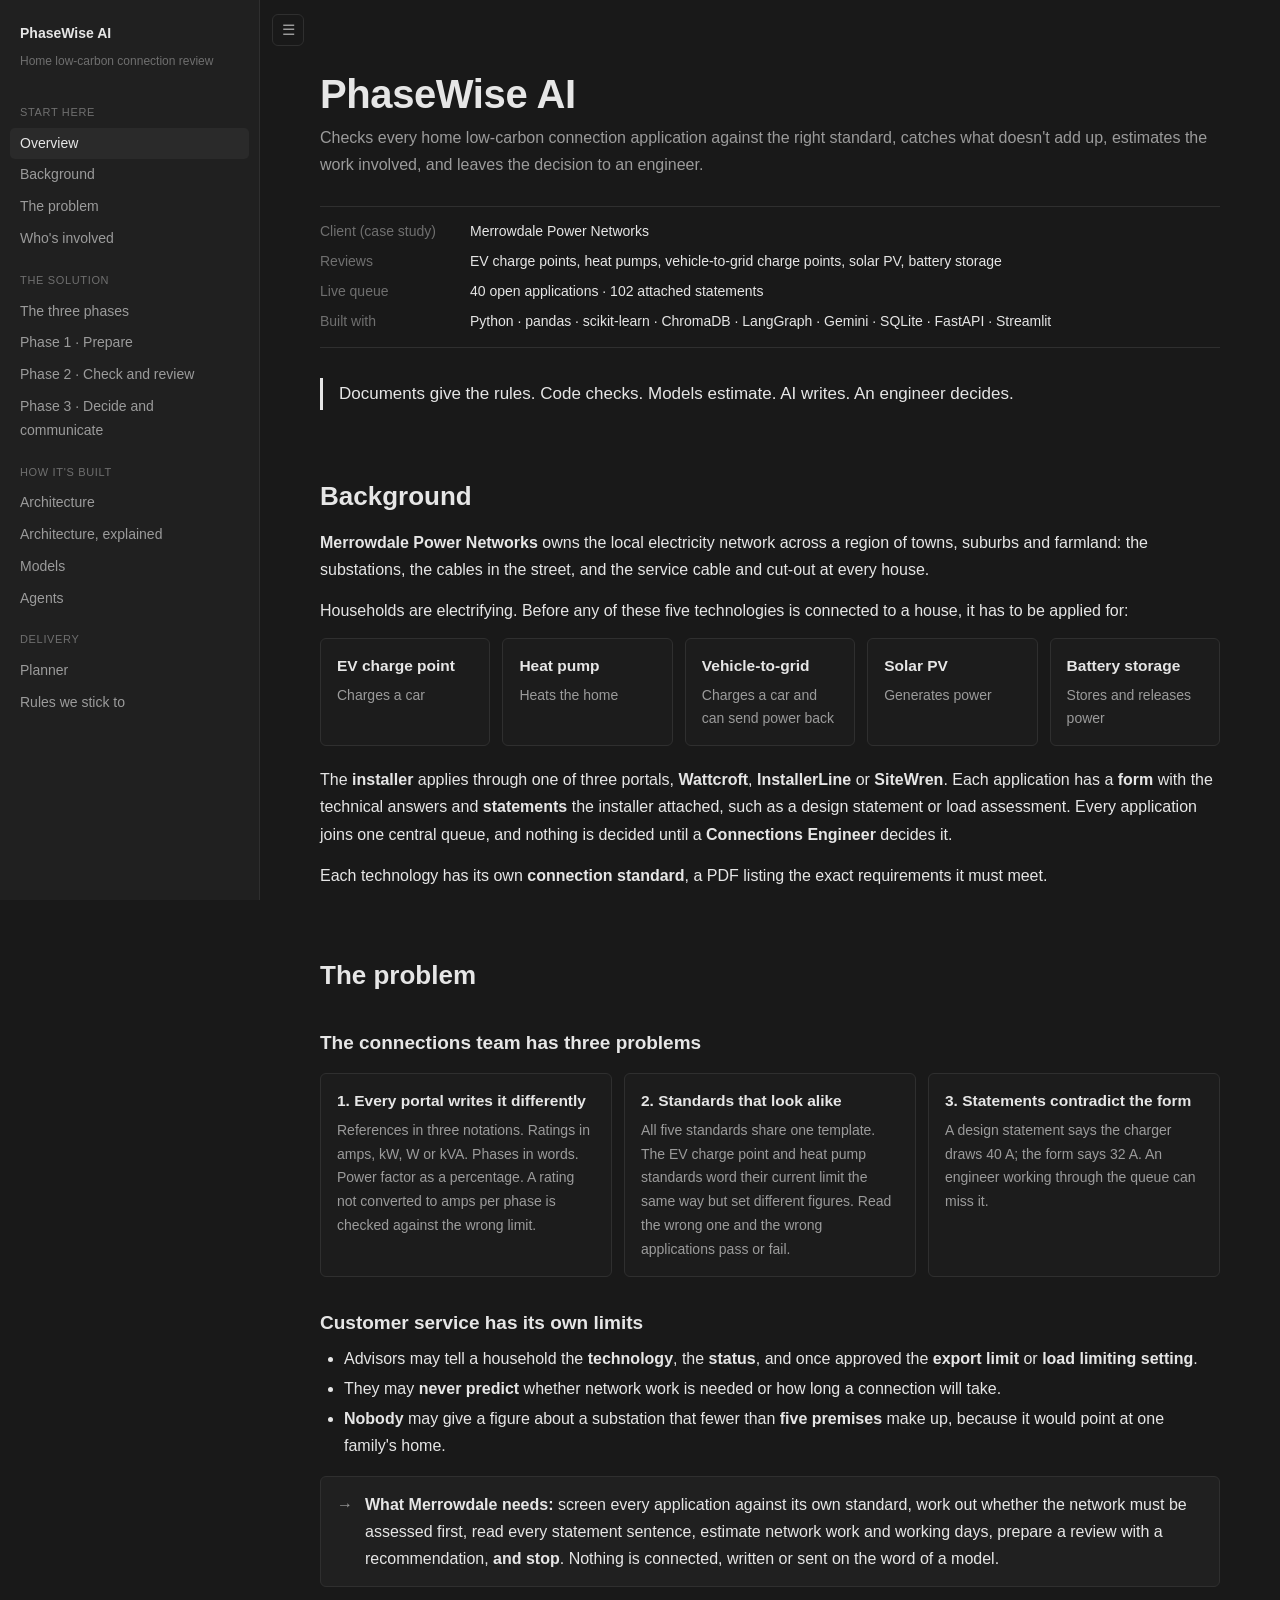
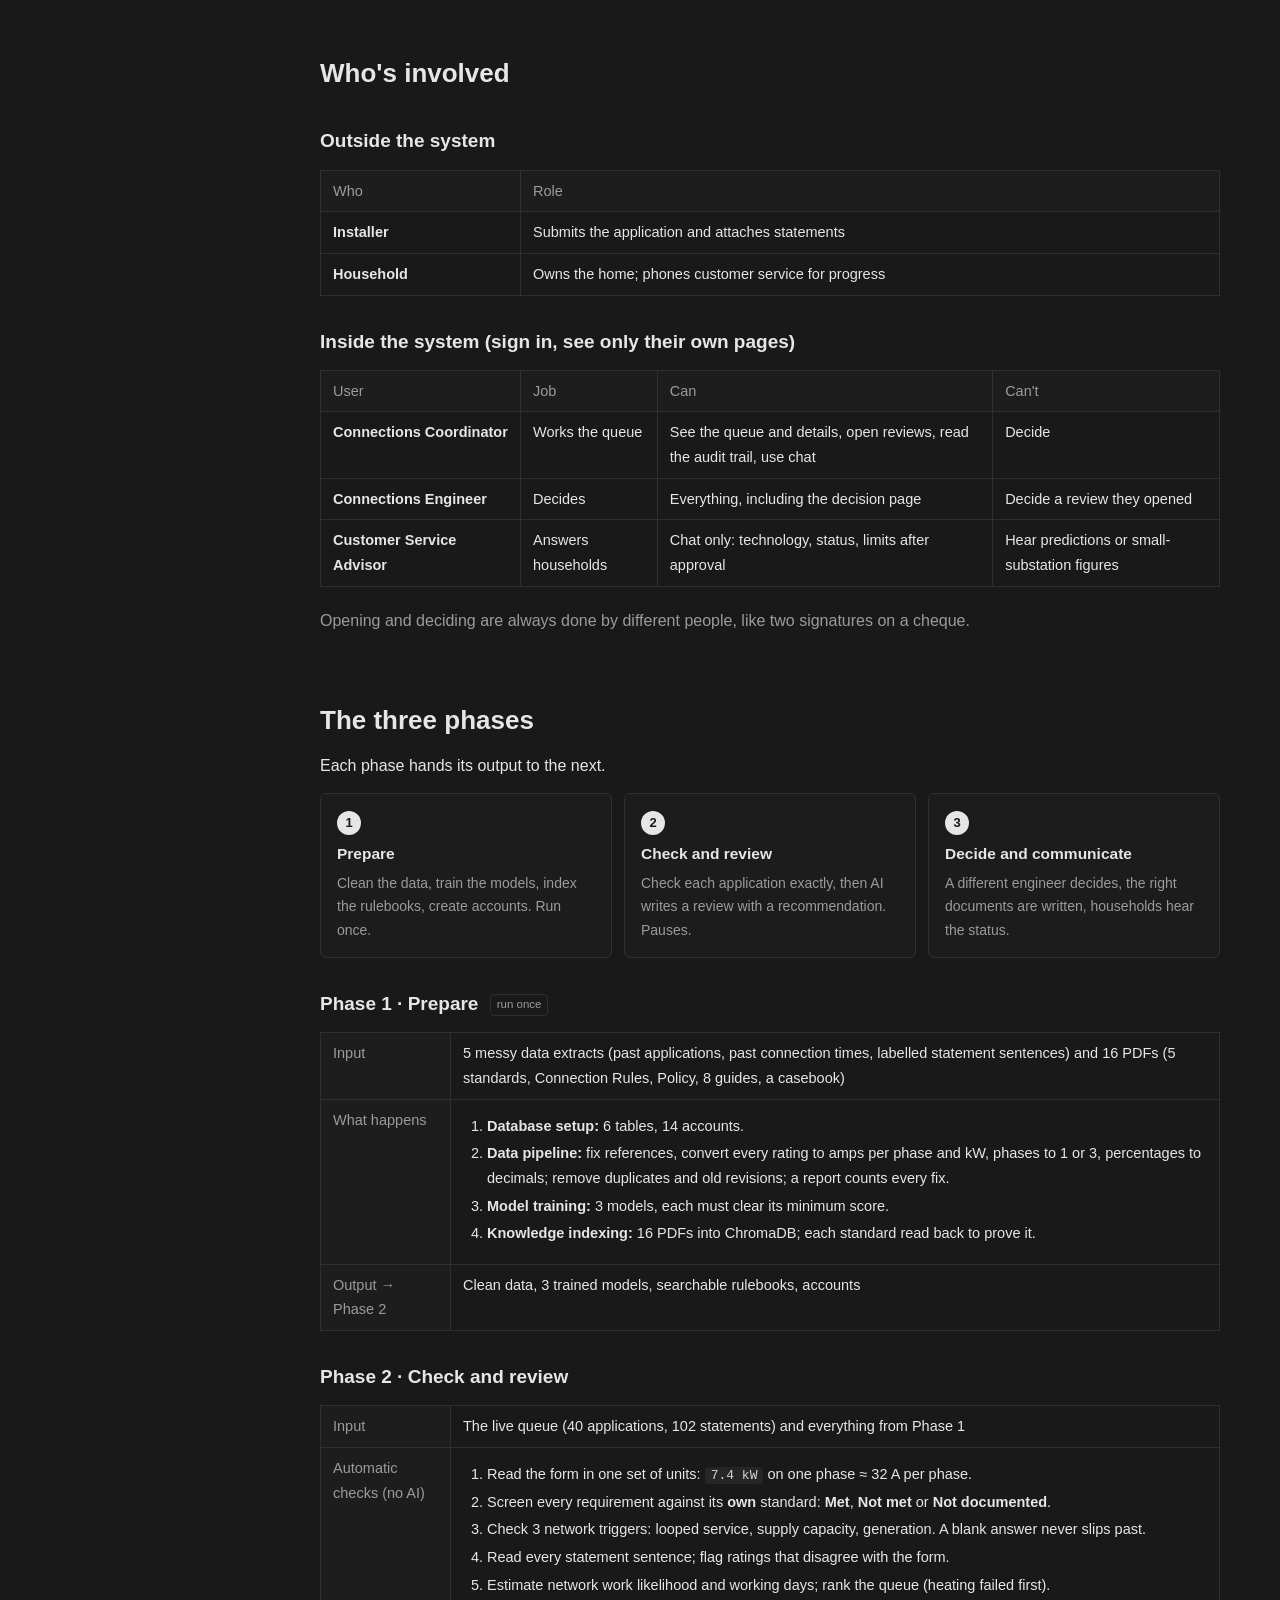
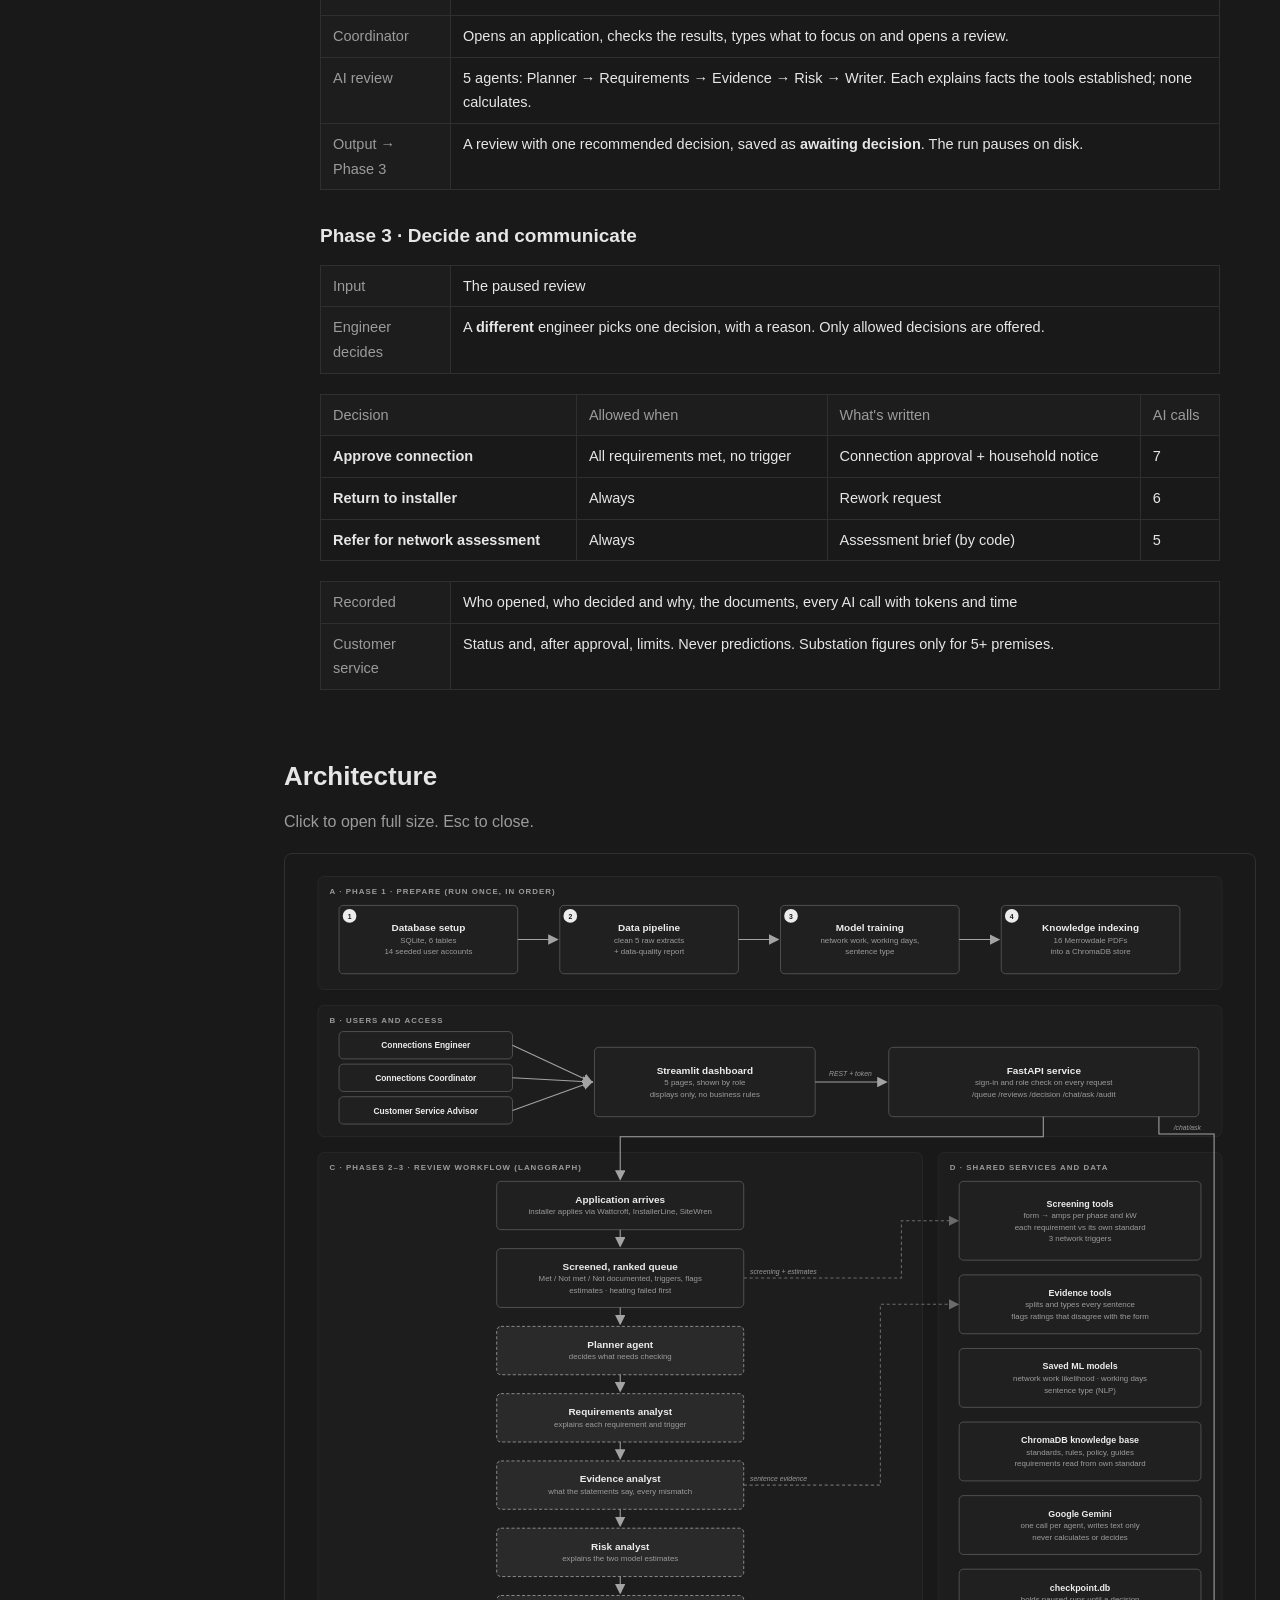
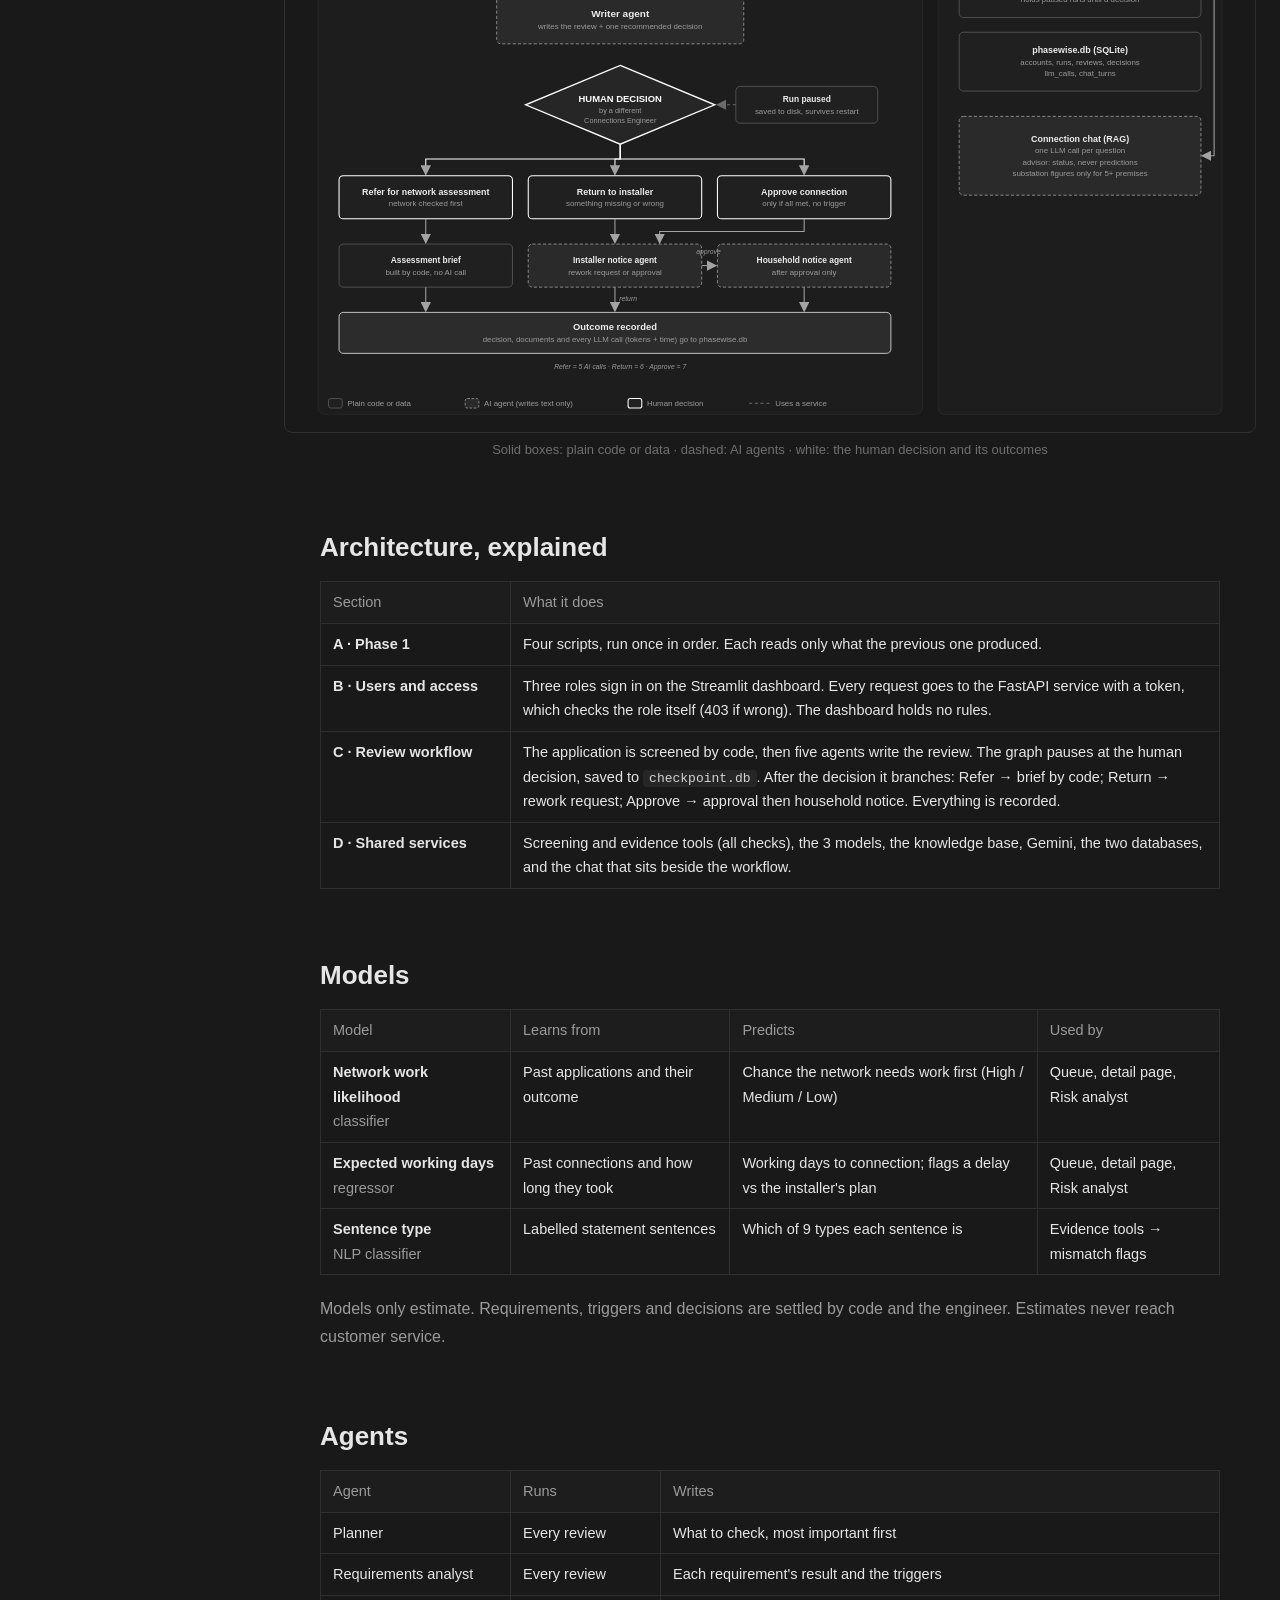
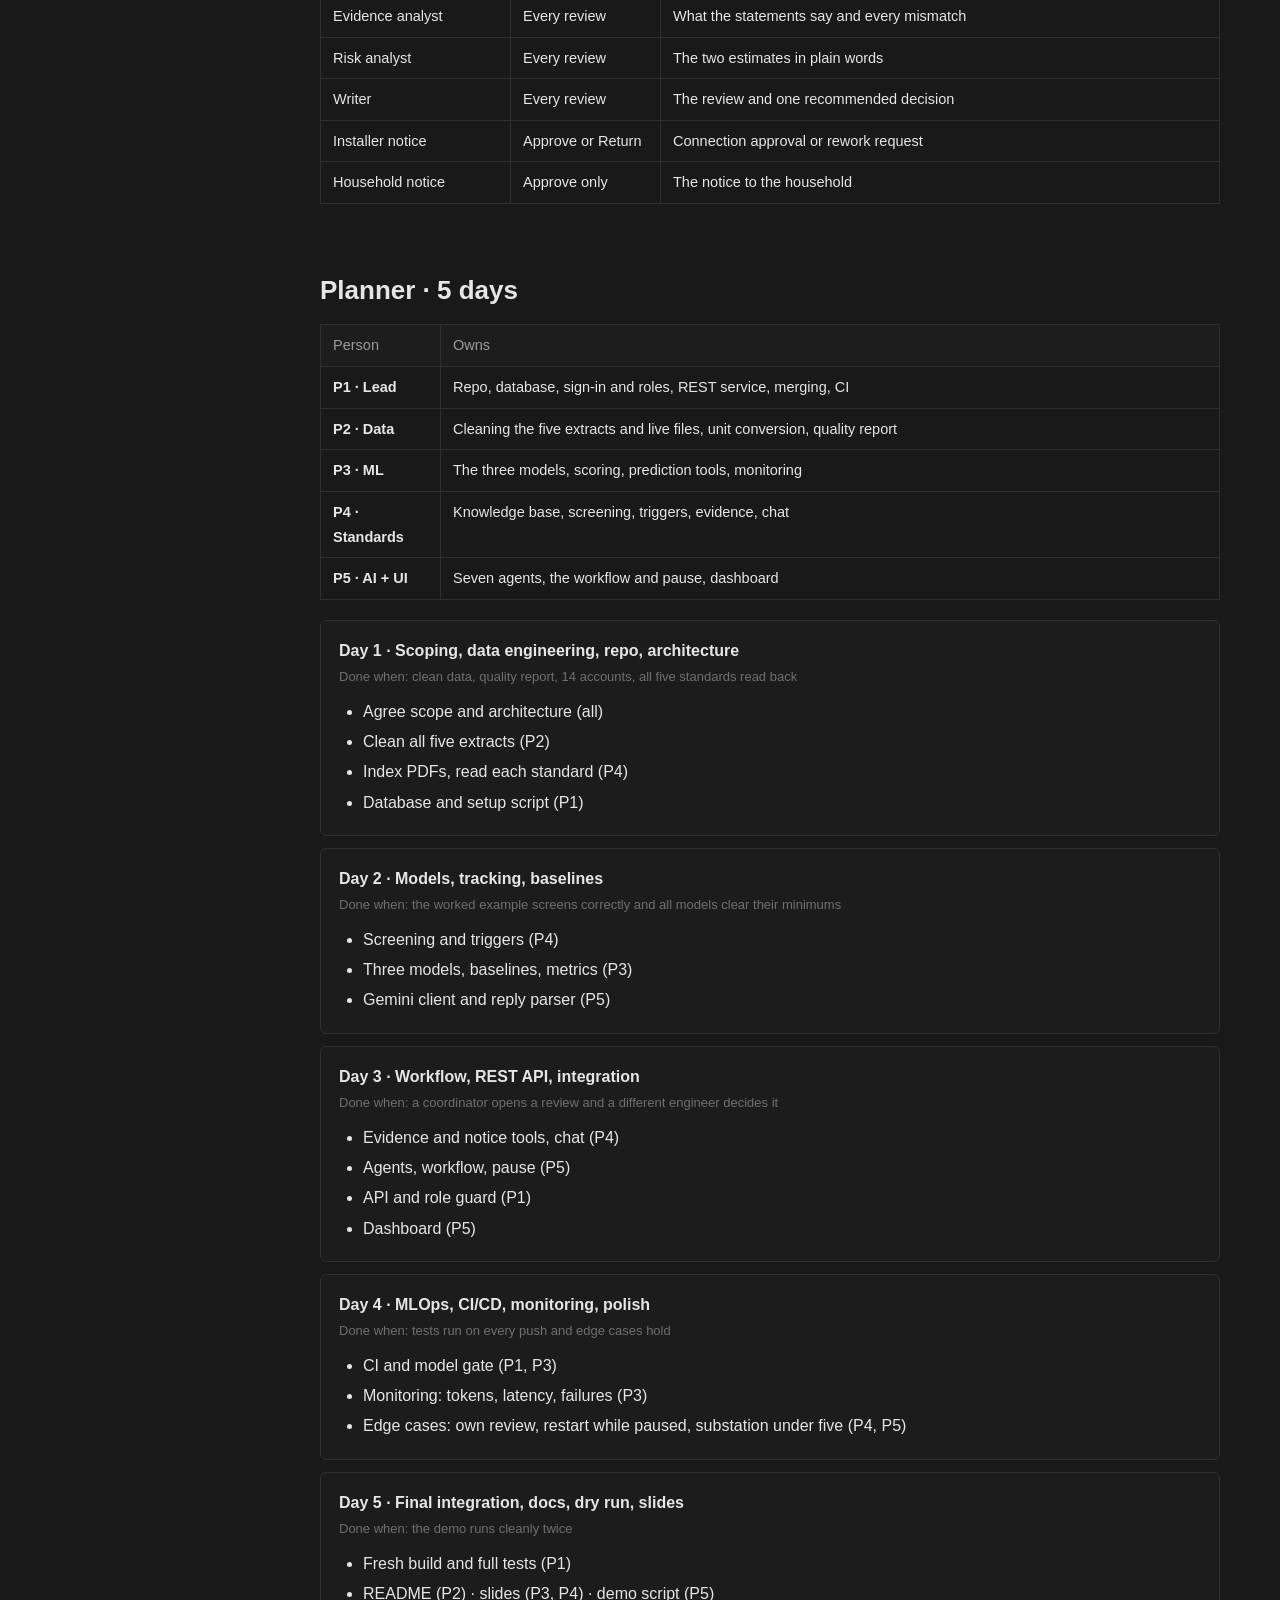
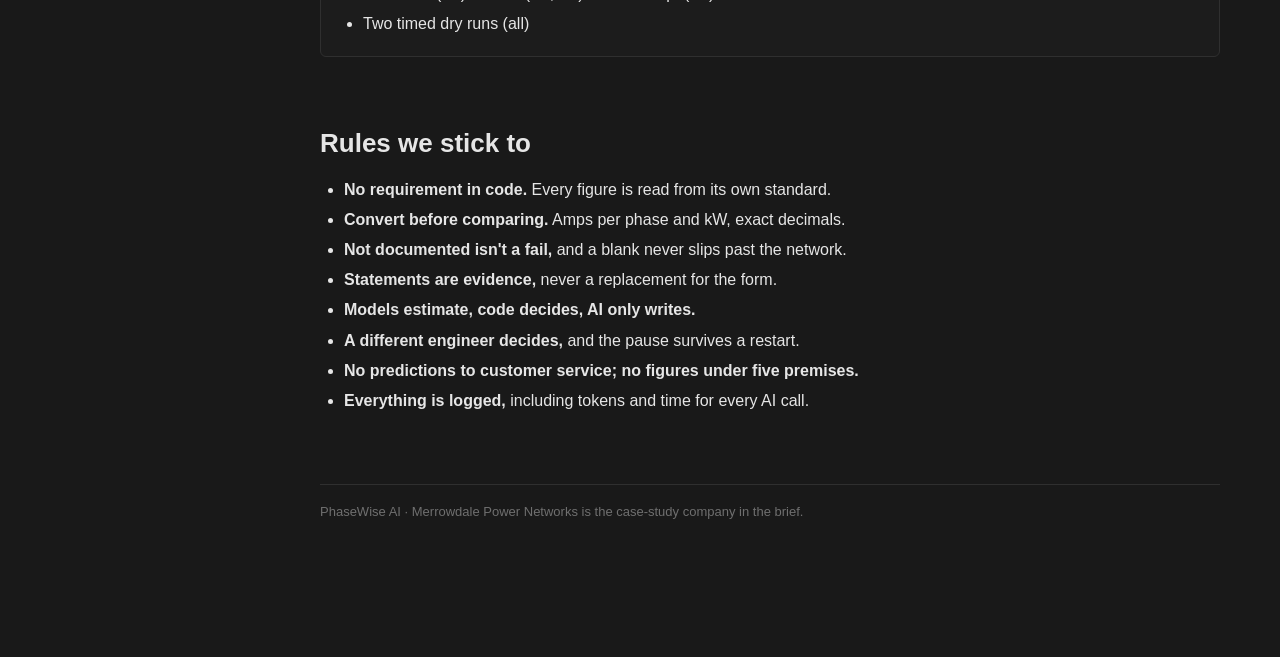
<file: index.html>
<!DOCTYPE html>
<html lang="en">
<head>
<meta charset="utf-8">
<meta name="viewport" content="width=device-width, initial-scale=1">
<title>PhaseWise AI · Overview</title>
<style>
:root{--bg:#191919;--side:#202020;--hover:#2a2a2a;--line:#2f2f2f;--text:#e6e6e6;--muted:#9b9b9b;--faint:#6f6f6f;--code:#262626;--sideW:260px}
*{box-sizing:border-box}html{scroll-behavior:smooth}
body{margin:0;background:var(--bg);color:var(--text);font:16px/1.7 -apple-system,BlinkMacSystemFont,"Segoe UI",Helvetica,Arial,sans-serif;-webkit-font-smoothing:antialiased}
a{color:inherit}
#side{position:fixed;top:0;left:0;bottom:0;width:var(--sideW);background:var(--side);border-right:1px solid var(--line);padding:18px 10px 30px;overflow-y:auto;transition:transform .2s ease;z-index:20}
body.hide #side{transform:translateX(-100%)}
.brand{padding:4px 10px 14px}.brand b{font-size:14px;font-weight:600;display:block}.brand span{font-size:12px;color:var(--faint)}
#side .grp{font-size:11px;letter-spacing:.06em;text-transform:uppercase;color:var(--faint);padding:16px 10px 6px}
#side a{display:block;padding:4px 10px;border-radius:5px;font-size:14px;color:var(--muted);text-decoration:none}
#side a:hover,#side a.on{background:var(--hover);color:var(--text)}
#toggle{position:fixed;top:14px;left:calc(var(--sideW) + 12px);z-index:30;background:transparent;border:1px solid var(--line);color:var(--muted);border-radius:6px;width:32px;height:32px;cursor:pointer;font-size:15px;transition:left .2s ease}
#toggle:hover{background:var(--hover);color:var(--text)}body.hide #toggle{left:12px}
main{margin-left:var(--sideW);transition:margin .2s ease;padding:70px 24px 120px}body.hide main{margin-left:0}
.page{max-width:900px;margin:0 auto}.wide{max-width:1100px;margin:0 auto}
h1{font-size:40px;line-height:1.2;margin:0 0 6px;font-weight:700;letter-spacing:-.01em}
.sub{color:var(--muted);margin:0 0 28px}
.props{border-top:1px solid var(--line);border-bottom:1px solid var(--line);padding:10px 0;margin-bottom:30px;font-size:14px}
.props div{display:flex;padding:3px 0}.props dt{width:150px;color:var(--faint);flex:none}.props dd{margin:0}
h2{font-size:26px;margin:64px 0 10px;font-weight:650;scroll-margin-top:30px}
h3{font-size:19px;margin:30px 0 6px;font-weight:600;scroll-margin-top:30px}
p{margin:8px 0 14px}.muted{color:var(--muted)}
ul,ol{padding-left:24px;margin:6px 0 10px}li{margin:3px 0}
code{background:var(--code);border-radius:4px;padding:1px 6px;font:13px/1.5 ui-monospace,SFMono-Regular,Menlo,Consolas,monospace;color:#d4d4d4}
.callout{display:flex;gap:12px;background:#202020;border:1px solid var(--line);border-radius:6px;padding:14px 16px;margin:16px 0}.callout .i{color:var(--muted);flex:none}
.quote{border-left:3px solid var(--text);padding:2px 0 2px 16px;margin:18px 0;font-size:17px}
table{border-collapse:collapse;width:100%;margin:12px 0 20px;font-size:14.5px}
th,td{border:1px solid var(--line);padding:8px 12px;text-align:left;vertical-align:top}
th{color:var(--muted);font-weight:500;background:#1d1d1d}
.cols{display:grid;grid-template-columns:repeat(3,1fr);gap:12px;margin:14px 0 20px}
.cols.five{grid-template-columns:repeat(5,1fr)}
.card{border:1px solid var(--line);border-radius:6px;padding:14px 16px;background:#1c1c1c}
.card h4{margin:0 0 4px;font-size:15.5px;font-weight:600}.card p{margin:0;font-size:14px;color:var(--muted)}
.num{display:inline-flex;width:24px;height:24px;border-radius:50%;background:#e6e6e6;color:#191919;font-size:13px;font-weight:700;align-items:center;justify-content:center;margin-bottom:6px}
.tag{display:inline-block;font-size:11.5px;color:var(--muted);border:1px solid var(--line);border-radius:4px;padding:0 6px;margin-left:6px;vertical-align:2px;font-weight:400}
.figure{border:1px solid var(--line);border-radius:8px;padding:12px;margin:18px 0 6px;cursor:zoom-in;background:#191919}
.figure svg{display:block;width:100%;height:auto}
.cap{font-size:13px;color:var(--faint);text-align:center;margin-bottom:24px}
#zoom{position:fixed;inset:0;background:rgba(10,10,10,.96);z-index:50;display:none;overflow:auto;cursor:zoom-out;padding:30px}
#zoom.open{display:block}#zoom svg{width:1700px;max-width:none;display:block;margin:0 auto}
.day{border:1px solid var(--line);border-radius:6px;padding:16px 18px;margin:12px 0;background:#1c1c1c}
.day h4{margin:0;font-size:16px;font-weight:600}.day .plan{font-size:13px;color:var(--faint);margin:2px 0 10px}.day ul{margin:0}
.foot{color:var(--faint);font-size:13px;margin-top:70px;border-top:1px solid var(--line);padding-top:16px}
@media (max-width:900px){main{margin-left:0}#side{transform:translateX(-100%)}body.show #side{transform:none}#toggle{left:12px}body.show #toggle{left:calc(var(--sideW) + 12px)}.cols{grid-template-columns:1fr}.cols.five{grid-template-columns:1fr 1fr}h1{font-size:32px}}
</style>
</head>
<body>
<nav id="side">
  <div class="brand"><b>PhaseWise AI</b><span>Home low-carbon connection review</span></div>
  <div class="grp">Start here</div>
  <a href="#overview">Overview</a>
  <a href="#background">Background</a>
  <a href="#problem">The problem</a>
  <a href="#people">Who's involved</a>
  <div class="grp">The solution</div>
  <a href="#phases">The three phases</a>
  <a href="#p1">Phase 1 · Prepare</a>
  <a href="#p2">Phase 2 · Check and review</a>
  <a href="#p3">Phase 3 · Decide and communicate</a>
  <div class="grp">How it's built</div>
  <a href="#arch">Architecture</a>
  <a href="#arch-explained">Architecture, explained</a>
  <a href="#models">Models</a>
  <a href="#agents">Agents</a>
  <div class="grp">Delivery</div>
  <a href="plan.html">Planner</a>
  <a href="#rules">Rules we stick to</a>
</nav>
<button id="toggle" title="Show / hide menu (press \)">☰</button>

<main>
<div class="page">

<h1 id="overview">PhaseWise AI</h1>
<p class="sub">Checks every home low-carbon connection application against the right standard, catches what doesn't add up, estimates the work involved, and leaves the decision to an engineer.</p>

<dl class="props">
  <div><dt>Client (case study)</dt><dd>Merrowdale Power Networks</dd></div>
  <div><dt>Reviews</dt><dd>EV charge points, heat pumps, vehicle-to-grid charge points, solar PV, battery storage</dd></div>
  <div><dt>Live queue</dt><dd>40 open applications · 102 attached statements</dd></div>
  <div><dt>Built with</dt><dd>Python · pandas · scikit-learn · ChromaDB · LangGraph · Gemini · SQLite · FastAPI · Streamlit</dd></div>
</dl>

<div class="quote">Documents give the rules. Code checks. Models estimate. AI writes. An engineer decides.</div>

<!-- BACKGROUND -->
<h2 id="background">Background</h2>
<p><b>Merrowdale Power Networks</b> owns the local electricity network across a region of towns, suburbs and farmland: the substations, the cables in the street, and the service cable and cut-out at every house.</p>
<p>Households are electrifying. Before any of these five technologies is connected to a house, it has to be applied for:</p>
<div class="cols five">
  <div class="card"><h4>EV charge point</h4><p>Charges a car</p></div>
  <div class="card"><h4>Heat pump</h4><p>Heats the home</p></div>
  <div class="card"><h4>Vehicle-to-grid</h4><p>Charges a car and can send power back</p></div>
  <div class="card"><h4>Solar PV</h4><p>Generates power</p></div>
  <div class="card"><h4>Battery storage</h4><p>Stores and releases power</p></div>
</div>
<p>The <b>installer</b> applies through one of three portals, <b>Wattcroft</b>, <b>InstallerLine</b> or <b>SiteWren</b>. Each application has a <b>form</b> with the technical answers and <b>statements</b> the installer attached, such as a design statement or load assessment. Every application joins one central queue, and nothing is decided until a <b>Connections Engineer</b> decides it.</p>
<p>Each technology has its own <b>connection standard</b>, a PDF listing the exact requirements it must meet.</p>

<!-- PROBLEM -->
<h2 id="problem">The problem</h2>
<h3>The connections team has three problems</h3>
<div class="cols">
  <div class="card"><h4>1. Every portal writes it differently</h4><p>References in three notations. Ratings in amps, kW, W or kVA. Phases in words. Power factor as a percentage. A rating not converted to amps per phase is checked against the wrong limit.</p></div>
  <div class="card"><h4>2. Standards that look alike</h4><p>All five standards share one template. The EV charge point and heat pump standards word their current limit the same way but set different figures. Read the wrong one and the wrong applications pass or fail.</p></div>
  <div class="card"><h4>3. Statements contradict the form</h4><p>A design statement says the charger draws 40 A; the form says 32 A. An engineer working through the queue can miss it.</p></div>
</div>
<h3>Customer service has its own limits</h3>
<ul>
  <li>Advisors may tell a household the <b>technology</b>, the <b>status</b>, and once approved the <b>export limit</b> or <b>load limiting setting</b>.</li>
  <li>They may <b>never predict</b> whether network work is needed or how long a connection will take.</li>
  <li><b>Nobody</b> may give a figure about a substation that fewer than <b>five premises</b> make up, because it would point at one family's home.</li>
</ul>
<div class="callout"><span class="i">→</span><div><b>What Merrowdale needs:</b> screen every application against its own standard, work out whether the network must be assessed first, read every statement sentence, estimate network work and working days, prepare a review with a recommendation, <b>and stop</b>. Nothing is connected, written or sent on the word of a model.</div></div>

<!-- PEOPLE -->
<h2 id="people">Who's involved</h2>
<h3>Outside the system</h3>
<table>
<tr><th style="width:200px">Who</th><th>Role</th></tr>
<tr><td><b>Installer</b></td><td>Submits the application and attaches statements</td></tr>
<tr><td><b>Household</b></td><td>Owns the home; phones customer service for progress</td></tr>
</table>
<h3>Inside the system (sign in, see only their own pages)</h3>
<table>
<tr><th style="width:200px">User</th><th>Job</th><th>Can</th><th>Can't</th></tr>
<tr><td><b>Connections Coordinator</b></td><td>Works the queue</td><td>See the queue and details, open reviews, read the audit trail, use chat</td><td>Decide</td></tr>
<tr><td><b>Connections Engineer</b></td><td>Decides</td><td>Everything, including the decision page</td><td>Decide a review they opened</td></tr>
<tr><td><b>Customer Service Advisor</b></td><td>Answers households</td><td>Chat only: technology, status, limits after approval</td><td>Hear predictions or small-substation figures</td></tr>
</table>
<p class="muted">Opening and deciding are always done by different people, like two signatures on a cheque.</p>

<!-- PHASES -->
<h2 id="phases">The three phases</h2>
<p>Each phase hands its output to the next.</p>
<div class="cols">
  <div class="card"><span class="num">1</span><h4>Prepare</h4><p>Clean the data, train the models, index the rulebooks, create accounts. Run once.</p></div>
  <div class="card"><span class="num">2</span><h4>Check and review</h4><p>Check each application exactly, then AI writes a review with a recommendation. Pauses.</p></div>
  <div class="card"><span class="num">3</span><h4>Decide and communicate</h4><p>A different engineer decides, the right documents are written, households hear the status.</p></div>
</div>

<h3 id="p1">Phase 1 · Prepare <span class="tag">run once</span></h3>
<table>
<tr><th style="width:130px">Input</th><td>5 messy data extracts (past applications, past connection times, labelled statement sentences) and 16 PDFs (5 standards, Connection Rules, Policy, 8 guides, a casebook)</td></tr>
<tr><th>What happens</th><td>
<ol>
<li><b>Database setup:</b> 6 tables, 14 accounts.</li>
<li><b>Data pipeline:</b> fix references, convert every rating to amps per phase and kW, phases to 1 or 3, percentages to decimals; remove duplicates and old revisions; a report counts every fix.</li>
<li><b>Model training:</b> 3 models, each must clear its minimum score.</li>
<li><b>Knowledge indexing:</b> 16 PDFs into ChromaDB; each standard read back to prove it.</li>
</ol></td></tr>
<tr><th>Output → Phase 2</th><td>Clean data, 3 trained models, searchable rulebooks, accounts</td></tr>
</table>

<h3 id="p2">Phase 2 · Check and review</h3>
<table>
<tr><th style="width:130px">Input</th><td>The live queue (40 applications, 102 statements) and everything from Phase 1</td></tr>
<tr><th>Automatic checks (no AI)</th><td>
<ol>
<li>Read the form in one set of units: <code>7.4 kW</code> on one phase ≈ 32 A per phase.</li>
<li>Screen every requirement against its <b>own</b> standard: <b>Met</b>, <b>Not met</b> or <b>Not documented</b>.</li>
<li>Check 3 network triggers: looped service, supply capacity, generation. A blank answer never slips past.</li>
<li>Read every statement sentence; flag ratings that disagree with the form.</li>
<li>Estimate network work likelihood and working days; rank the queue (heating failed first).</li>
</ol></td></tr>
<tr><th>Coordinator</th><td>Opens an application, checks the results, types what to focus on and opens a review.</td></tr>
<tr><th>AI review</th><td>5 agents: Planner → Requirements → Evidence → Risk → Writer. Each explains facts the tools established; none calculates.</td></tr>
<tr><th>Output → Phase 3</th><td>A review with one recommended decision, saved as <b>awaiting decision</b>. The run pauses on disk.</td></tr>
</table>

<h3 id="p3">Phase 3 · Decide and communicate</h3>
<table>
<tr><th style="width:130px">Input</th><td>The paused review</td></tr>
<tr><th>Engineer decides</th><td>A <b>different</b> engineer picks one decision, with a reason. Only allowed decisions are offered.</td></tr>
</table>
<table>
<tr><th>Decision</th><th>Allowed when</th><th>What's written</th><th>AI calls</th></tr>
<tr><td><b>Approve connection</b></td><td>All requirements met, no trigger</td><td>Connection approval + household notice</td><td>7</td></tr>
<tr><td><b>Return to installer</b></td><td>Always</td><td>Rework request</td><td>6</td></tr>
<tr><td><b>Refer for network assessment</b></td><td>Always</td><td>Assessment brief (by code)</td><td>5</td></tr>
</table>
<table>
<tr><th style="width:130px">Recorded</th><td>Who opened, who decided and why, the documents, every AI call with tokens and time</td></tr>
<tr><th>Customer service</th><td>Status and, after approval, limits. Never predictions. Substation figures only for 5+ premises.</td></tr>
</table>
</div>

<!-- ARCH -->
<div class="wide">
<h2 id="arch">Architecture</h2>
<p class="muted">Click to open full size. Esc to close.</p>
<div class="figure" id="fig"><svg xmlns="http://www.w3.org/2000/svg" viewBox="0 0 1800 2195" font-family="Inter, -apple-system, Segoe UI, Helvetica, Arial, sans-serif" role="img" aria-label="PhaseWise AI architecture"><defs><marker id="a" markerWidth="10" markerHeight="10" refX="8" refY="5" orient="auto"><path d="M0,0 L10,5 L0,10 z" fill="#a3a3a3"/></marker><marker id="d" markerWidth="10" markerHeight="10" refX="8" refY="5" orient="auto"><path d="M0,0 L10,5 L0,10 z" fill="#6b6b6b"/></marker></defs><rect x="40" y="20" width="1720" height="215" rx="12" fill="#1d1d1d" stroke="#2f2f2f" stroke-width="1.2"/><text x="62" y="54" font-size="15" font-weight="600" fill="#9b9b9b" letter-spacing="2">A  ·  PHASE 1 · PREPARE  (RUN ONCE, IN ORDER)</text><rect x="80" y="75" width="340" height="130" rx="8" fill="#202020" stroke="#5c5c5c" stroke-width="1.5"/><text x="250.0" y="124.0" text-anchor="middle" font-size="19" font-weight="600" fill="#ececec">Database setup</text><text x="250.0" y="146.0" text-anchor="middle" font-size="15" fill="#9b9b9b">SQLite, 6 tables</text><text x="250.0" y="168.0" text-anchor="middle" font-size="15" fill="#9b9b9b">14 seeded user accounts</text><circle cx="100" cy="95" r="13" fill="#ececec"/><text x="100" y="100" text-anchor="middle" font-size="13" font-weight="700" fill="#191919">1</text><path d="M 420 140 L 494 140" fill="none" stroke="#a3a3a3" stroke-width="2" marker-end="url(#a)"/><rect x="500" y="75" width="340" height="130" rx="8" fill="#202020" stroke="#5c5c5c" stroke-width="1.5"/><text x="670.0" y="124.0" text-anchor="middle" font-size="19" font-weight="600" fill="#ececec">Data pipeline</text><text x="670.0" y="146.0" text-anchor="middle" font-size="15" fill="#9b9b9b">clean 5 raw extracts</text><text x="670.0" y="168.0" text-anchor="middle" font-size="15" fill="#9b9b9b">+ data-quality report</text><circle cx="520" cy="95" r="13" fill="#ececec"/><text x="520" y="100" text-anchor="middle" font-size="13" font-weight="700" fill="#191919">2</text><path d="M 840 140 L 914 140" fill="none" stroke="#a3a3a3" stroke-width="2" marker-end="url(#a)"/><rect x="920" y="75" width="340" height="130" rx="8" fill="#202020" stroke="#5c5c5c" stroke-width="1.5"/><text x="1090.0" y="124.0" text-anchor="middle" font-size="19" font-weight="600" fill="#ececec">Model training</text><text x="1090.0" y="146.0" text-anchor="middle" font-size="15" fill="#9b9b9b">network work, working days,</text><text x="1090.0" y="168.0" text-anchor="middle" font-size="15" fill="#9b9b9b">sentence type</text><circle cx="940" cy="95" r="13" fill="#ececec"/><text x="940" y="100" text-anchor="middle" font-size="13" font-weight="700" fill="#191919">3</text><path d="M 1260 140 L 1334 140" fill="none" stroke="#a3a3a3" stroke-width="2" marker-end="url(#a)"/><rect x="1340" y="75" width="340" height="130" rx="8" fill="#202020" stroke="#5c5c5c" stroke-width="1.5"/><text x="1510.0" y="124.0" text-anchor="middle" font-size="19" font-weight="600" fill="#ececec">Knowledge indexing</text><text x="1510.0" y="146.0" text-anchor="middle" font-size="15" fill="#9b9b9b">16 Merrowdale PDFs</text><text x="1510.0" y="168.0" text-anchor="middle" font-size="15" fill="#9b9b9b">into a ChromaDB store</text><circle cx="1360" cy="95" r="13" fill="#ececec"/><text x="1360" y="100" text-anchor="middle" font-size="13" font-weight="700" fill="#191919">4</text><rect x="40" y="265" width="1720" height="250" rx="12" fill="#1d1d1d" stroke="#2f2f2f" stroke-width="1.2"/><text x="62" y="299" font-size="15" font-weight="600" fill="#9b9b9b" letter-spacing="2">B  ·  USERS AND ACCESS</text><rect x="80" y="315" width="330" height="52" rx="8" fill="#202020" stroke="#5c5c5c" stroke-width="1.5"/><text x="245.0" y="347.0" text-anchor="middle" font-size="16" font-weight="600" fill="#ececec">Connections Engineer</text><path d="M 410 341 L 560 411" fill="none" stroke="#a3a3a3" stroke-width="2" marker-end="url(#a)"/><rect x="80" y="377" width="330" height="52" rx="8" fill="#202020" stroke="#5c5c5c" stroke-width="1.5"/><text x="245.0" y="409.0" text-anchor="middle" font-size="16" font-weight="600" fill="#ececec">Connections Coordinator</text><path d="M 410 403 L 560 411" fill="none" stroke="#a3a3a3" stroke-width="2" marker-end="url(#a)"/><rect x="80" y="439" width="330" height="52" rx="8" fill="#202020" stroke="#5c5c5c" stroke-width="1.5"/><text x="245.0" y="471.0" text-anchor="middle" font-size="16" font-weight="600" fill="#ececec">Customer Service Advisor</text><path d="M 410 465 L 560 411" fill="none" stroke="#a3a3a3" stroke-width="2" marker-end="url(#a)"/><rect x="566" y="345" width="420" height="132" rx="8" fill="#202020" stroke="#5c5c5c" stroke-width="1.5"/><text x="776.0" y="395.0" text-anchor="middle" font-size="19" font-weight="600" fill="#ececec">Streamlit dashboard</text><text x="776.0" y="417.0" text-anchor="middle" font-size="15" fill="#9b9b9b">5 pages, shown by role</text><text x="776.0" y="439.0" text-anchor="middle" font-size="15" fill="#9b9b9b">displays only, no business rules</text><path d="M 986 411 L 1120 411" fill="none" stroke="#a3a3a3" stroke-width="2" marker-end="url(#a)"/><text x="1053" y="400" font-size="13" fill="#9b9b9b" font-style="italic" text-anchor="middle">REST + token</text><rect x="1126" y="345" width="590" height="132" rx="8" fill="#202020" stroke="#5c5c5c" stroke-width="1.5"/><text x="1421.0" y="395.0" text-anchor="middle" font-size="19" font-weight="600" fill="#ececec">FastAPI service</text><text x="1421.0" y="417.0" text-anchor="middle" font-size="15" fill="#9b9b9b">sign-in and role check on every request</text><text x="1421.0" y="439.0" text-anchor="middle" font-size="15" fill="#9b9b9b">/queue  /reviews  /decision  /chat/ask  /audit</text><rect x="40" y="545" width="1150" height="1640" rx="12" fill="#1d1d1d" stroke="#2f2f2f" stroke-width="1.2"/><text x="62" y="579" font-size="15" font-weight="600" fill="#9b9b9b" letter-spacing="2">C  ·  PHASES 2–3 · REVIEW WORKFLOW  (LANGGRAPH)</text><rect x="1220" y="545" width="540" height="1640" rx="12" fill="#1d1d1d" stroke="#2f2f2f" stroke-width="1.2"/><text x="1242" y="579" font-size="15" font-weight="600" fill="#9b9b9b" letter-spacing="2">D  ·  SHARED SERVICES AND DATA</text><path d="M 1420 477 L 1420 515 L 615 515 L 615 595" fill="none" stroke="#a3a3a3" stroke-width="2" marker-end="url(#a)"/><rect x="380" y="600" width="470" height="92" rx="8" fill="#202020" stroke="#5c5c5c" stroke-width="1.5"/><text x="615.0" y="641.0" text-anchor="middle" font-size="19" font-weight="600" fill="#ececec">Application arrives</text><text x="615.0" y="663.0" text-anchor="middle" font-size="15" fill="#9b9b9b">installer applies via Wattcroft, InstallerLine, SiteWren</text><path d="M 615 692 L 615 722" fill="none" stroke="#a3a3a3" stroke-width="2" marker-end="url(#a)"/><rect x="380" y="728" width="470" height="112" rx="8" fill="#202020" stroke="#5c5c5c" stroke-width="1.5"/><text x="615.0" y="768.0" text-anchor="middle" font-size="19" font-weight="600" fill="#ececec">Screened, ranked queue</text><text x="615.0" y="790.0" text-anchor="middle" font-size="15" fill="#9b9b9b">Met / Not met / Not documented, triggers, flags</text><text x="615.0" y="812.0" text-anchor="middle" font-size="15" fill="#9b9b9b">estimates · heating failed first</text><path d="M 615 840 L 615 870" fill="none" stroke="#a3a3a3" stroke-width="2" marker-end="url(#a)"/><rect x="380" y="876" width="470" height="92" rx="8" fill="#2a2a2a" stroke="#a3a3a3" stroke-width="1.5" stroke-dasharray="6,4"/><text x="615.0" y="917.0" text-anchor="middle" font-size="19" font-weight="600" fill="#ececec">Planner agent</text><text x="615.0" y="939.0" text-anchor="middle" font-size="15" fill="#9b9b9b">decides what needs checking</text><path d="M 615 968 L 615 998" fill="none" stroke="#a3a3a3" stroke-width="2" marker-end="url(#a)"/><rect x="380" y="1004" width="470" height="92" rx="8" fill="#2a2a2a" stroke="#a3a3a3" stroke-width="1.5" stroke-dasharray="6,4"/><text x="615.0" y="1045.0" text-anchor="middle" font-size="19" font-weight="600" fill="#ececec">Requirements analyst</text><text x="615.0" y="1067.0" text-anchor="middle" font-size="15" fill="#9b9b9b">explains each requirement and trigger</text><path d="M 615 1096 L 615 1126" fill="none" stroke="#a3a3a3" stroke-width="2" marker-end="url(#a)"/><rect x="380" y="1132" width="470" height="92" rx="8" fill="#2a2a2a" stroke="#a3a3a3" stroke-width="1.5" stroke-dasharray="6,4"/><text x="615.0" y="1173.0" text-anchor="middle" font-size="19" font-weight="600" fill="#ececec">Evidence analyst</text><text x="615.0" y="1195.0" text-anchor="middle" font-size="15" fill="#9b9b9b">what the statements say, every mismatch</text><path d="M 615 1224 L 615 1254" fill="none" stroke="#a3a3a3" stroke-width="2" marker-end="url(#a)"/><rect x="380" y="1260" width="470" height="92" rx="8" fill="#2a2a2a" stroke="#a3a3a3" stroke-width="1.5" stroke-dasharray="6,4"/><text x="615.0" y="1301.0" text-anchor="middle" font-size="19" font-weight="600" fill="#ececec">Risk analyst</text><text x="615.0" y="1323.0" text-anchor="middle" font-size="15" fill="#9b9b9b">explains the two model estimates</text><path d="M 615 1352 L 615 1382" fill="none" stroke="#a3a3a3" stroke-width="2" marker-end="url(#a)"/><rect x="380" y="1388" width="470" height="92" rx="8" fill="#2a2a2a" stroke="#a3a3a3" stroke-width="1.5" stroke-dasharray="6,4"/><text x="615.0" y="1429.0" text-anchor="middle" font-size="19" font-weight="600" fill="#ececec">Writer agent</text><text x="615.0" y="1451.0" text-anchor="middle" font-size="15" fill="#9b9b9b">writes the review + one recommended decision</text><polygon points="615,1521 795,1596 615,1671 435,1596" fill="#262626" stroke="#ffffff" stroke-width="2.5"/><text x="615" y="1590" text-anchor="middle" font-size="18" font-weight="700" fill="#ffffff">HUMAN DECISION</text><text x="615" y="1612" text-anchor="middle" font-size="14" fill="#9b9b9b">by a different</text><text x="615" y="1630" text-anchor="middle" font-size="14" fill="#9b9b9b">Connections Engineer</text><rect x="835" y="1561" width="270" height="70" rx="8" fill="#202020" stroke="#5c5c5c" stroke-width="1.5"/><text x="970.0" y="1591.0" text-anchor="middle" font-size="16" font-weight="600" fill="#ececec">Run paused</text><text x="970.0" y="1613.0" text-anchor="middle" font-size="15" fill="#9b9b9b">saved to disk, survives restart</text><path d="M 835 1596 L 801 1596" fill="none" stroke="#6b6b6b" stroke-width="2" stroke-dasharray="6,5" marker-end="url(#d)"/><path d="M 615 1671 L 615 1699 L 245 1699 L 245 1727" fill="none" stroke="#ffffff" stroke-width="2" marker-end="url(#a)"/><rect x="80" y="1731" width="330" height="82" rx="8" fill="#202020" stroke="#ffffff" stroke-width="2"/><text x="245.0" y="1767.0" text-anchor="middle" font-size="17" font-weight="600" fill="#ececec">Refer for network assessment</text><text x="245.0" y="1789.0" text-anchor="middle" font-size="15" fill="#9b9b9b">network checked first</text><path d="M 615 1671 L 615 1699 L 605 1699 L 605 1727" fill="none" stroke="#ffffff" stroke-width="2" marker-end="url(#a)"/><rect x="440" y="1731" width="330" height="82" rx="8" fill="#202020" stroke="#ffffff" stroke-width="2"/><text x="605.0" y="1767.0" text-anchor="middle" font-size="17" font-weight="600" fill="#ececec">Return to installer</text><text x="605.0" y="1789.0" text-anchor="middle" font-size="15" fill="#9b9b9b">something missing or wrong</text><path d="M 615 1671 L 615 1699 L 965 1699 L 965 1727" fill="none" stroke="#ffffff" stroke-width="2" marker-end="url(#a)"/><rect x="800" y="1731" width="330" height="82" rx="8" fill="#202020" stroke="#ffffff" stroke-width="2"/><text x="965.0" y="1767.0" text-anchor="middle" font-size="17" font-weight="600" fill="#ececec">Approve connection</text><text x="965.0" y="1789.0" text-anchor="middle" font-size="15" fill="#9b9b9b">only if all met, no trigger</text><rect x="80" y="1861" width="330" height="82" rx="8" fill="#202020" stroke="#5c5c5c" stroke-width="1.5"/><text x="245.0" y="1897.0" text-anchor="middle" font-size="16" font-weight="600" fill="#ececec">Assessment brief</text><text x="245.0" y="1919.0" text-anchor="middle" font-size="15" fill="#9b9b9b">built by code, no AI call</text><rect x="440" y="1861" width="330" height="82" rx="8" fill="#2a2a2a" stroke="#a3a3a3" stroke-width="1.5" stroke-dasharray="6,4"/><text x="605.0" y="1897.0" text-anchor="middle" font-size="16" font-weight="600" fill="#ececec">Installer notice agent</text><text x="605.0" y="1919.0" text-anchor="middle" font-size="15" fill="#9b9b9b">rework request or approval</text><rect x="800" y="1861" width="330" height="82" rx="8" fill="#2a2a2a" stroke="#a3a3a3" stroke-width="1.5" stroke-dasharray="6,4"/><text x="965.0" y="1897.0" text-anchor="middle" font-size="16" font-weight="600" fill="#ececec">Household notice agent</text><text x="965.0" y="1919.0" text-anchor="middle" font-size="15" fill="#9b9b9b">after approval only</text><path d="M 245 1813 L 245 1857" fill="none" stroke="#a3a3a3" stroke-width="2" marker-end="url(#a)"/><path d="M 605 1813 L 605 1857" fill="none" stroke="#a3a3a3" stroke-width="2" marker-end="url(#a)"/><path d="M 965 1813 L 965 1837 L 690 1837 L 690 1857" fill="none" stroke="#a3a3a3" stroke-width="2" marker-end="url(#a)"/><path d="M 770 1902 L 796 1902" fill="none" stroke="#a3a3a3" stroke-width="2" marker-end="url(#a)"/><text x="783" y="1879" font-size="13" fill="#9b9b9b" font-style="italic" text-anchor="middle">approve</text><rect x="80" y="1991" width="1050" height="78" rx="8" fill="#2c2c2c" stroke="#ececec" stroke-width="1.5"/><text x="605.0" y="2025.0" text-anchor="middle" font-size="18" font-weight="600" fill="#ececec">Outcome recorded</text><text x="605.0" y="2047.0" text-anchor="middle" font-size="15" fill="#9b9b9b">decision, documents and every LLM call (tokens + time) go to phasewise.db</text><path d="M 245 1943 L 245 1987" fill="none" stroke="#a3a3a3" stroke-width="2" marker-end="url(#a)"/><path d="M 965 1943 L 965 1987" fill="none" stroke="#a3a3a3" stroke-width="2" marker-end="url(#a)"/><path d="M 605 1943 L 605 1987" fill="none" stroke="#a3a3a3" stroke-width="2" marker-end="url(#a)"/><text x="613" y="1969" font-size="13" fill="#9b9b9b" font-style="italic" text-anchor="start">return</text><text x="615" y="2099" font-size="13" fill="#9b9b9b" font-style="italic" text-anchor="middle">Refer = 5 AI calls  ·  Return = 6  ·  Approve = 7</text><rect x="1260" y="600" width="460" height="150" rx="8" fill="#202020" stroke="#5c5c5c" stroke-width="1.5"/><text x="1490.0" y="648.0" text-anchor="middle" font-size="17" font-weight="600" fill="#ececec">Screening tools</text><text x="1490.0" y="670.0" text-anchor="middle" font-size="15" fill="#9b9b9b">form → amps per phase and kW</text><text x="1490.0" y="692.0" text-anchor="middle" font-size="15" fill="#9b9b9b">each requirement vs its own standard</text><text x="1490.0" y="714.0" text-anchor="middle" font-size="15" fill="#9b9b9b">3 network triggers</text><rect x="1260" y="778" width="460" height="112" rx="8" fill="#202020" stroke="#5c5c5c" stroke-width="1.5"/><text x="1490.0" y="818.0" text-anchor="middle" font-size="17" font-weight="600" fill="#ececec">Evidence tools</text><text x="1490.0" y="840.0" text-anchor="middle" font-size="15" fill="#9b9b9b">splits and types every sentence</text><text x="1490.0" y="862.0" text-anchor="middle" font-size="15" fill="#9b9b9b">flags ratings that disagree with the form</text><rect x="1260" y="918" width="460" height="112" rx="8" fill="#202020" stroke="#5c5c5c" stroke-width="1.5"/><text x="1490.0" y="958.0" text-anchor="middle" font-size="17" font-weight="600" fill="#ececec">Saved ML models</text><text x="1490.0" y="980.0" text-anchor="middle" font-size="15" fill="#9b9b9b">network work likelihood · working days</text><text x="1490.0" y="1002.0" text-anchor="middle" font-size="15" fill="#9b9b9b">sentence type (NLP)</text><rect x="1260" y="1058" width="460" height="112" rx="8" fill="#202020" stroke="#5c5c5c" stroke-width="1.5"/><text x="1490.0" y="1098.0" text-anchor="middle" font-size="17" font-weight="600" fill="#ececec">ChromaDB knowledge base</text><text x="1490.0" y="1120.0" text-anchor="middle" font-size="15" fill="#9b9b9b">standards, rules, policy, guides</text><text x="1490.0" y="1142.0" text-anchor="middle" font-size="15" fill="#9b9b9b">requirements read from own standard</text><rect x="1260" y="1198" width="460" height="112" rx="8" fill="#202020" stroke="#5c5c5c" stroke-width="1.5"/><text x="1490.0" y="1238.0" text-anchor="middle" font-size="17" font-weight="600" fill="#ececec">Google Gemini</text><text x="1490.0" y="1260.0" text-anchor="middle" font-size="15" fill="#9b9b9b">one call per agent, writes text only</text><text x="1490.0" y="1282.0" text-anchor="middle" font-size="15" fill="#9b9b9b">never calculates or decides</text><rect x="1260" y="1338" width="460" height="92" rx="8" fill="#202020" stroke="#5c5c5c" stroke-width="1.5"/><text x="1490.0" y="1379.0" text-anchor="middle" font-size="17" font-weight="600" fill="#ececec">checkpoint.db</text><text x="1490.0" y="1401.0" text-anchor="middle" font-size="15" fill="#9b9b9b">holds paused runs until a decision</text><rect x="1260" y="1458" width="460" height="112" rx="8" fill="#202020" stroke="#5c5c5c" stroke-width="1.5"/><text x="1490.0" y="1498.0" text-anchor="middle" font-size="17" font-weight="600" fill="#ececec">phasewise.db  (SQLite)</text><text x="1490.0" y="1520.0" text-anchor="middle" font-size="15" fill="#9b9b9b">accounts, runs, reviews, decisions</text><text x="1490.0" y="1542.0" text-anchor="middle" font-size="15" fill="#9b9b9b">llm_calls, chat_turns</text><rect x="1260" y="1618" width="460" height="150" rx="8" fill="#2a2a2a" stroke="#a3a3a3" stroke-width="1.5" stroke-dasharray="6,4"/><text x="1490.0" y="1666.0" text-anchor="middle" font-size="17" font-weight="600" fill="#ececec">Connection chat (RAG)</text><text x="1490.0" y="1688.0" text-anchor="middle" font-size="15" fill="#9b9b9b">one LLM call per question</text><text x="1490.0" y="1710.0" text-anchor="middle" font-size="15" fill="#9b9b9b">advisor: status, never predictions</text><text x="1490.0" y="1732.0" text-anchor="middle" font-size="15" fill="#9b9b9b">substation figures only for 5+ premises</text><path d="M 1640 477 L 1640 510 L 1745 510 L 1745 1693 L 1724 1693" fill="none" stroke="#a3a3a3" stroke-width="2" marker-end="url(#a)"/><text x="1668" y="502" font-size="13" fill="#9b9b9b" font-style="italic" text-anchor="start">/chat/ask</text><path d="M 850 784.0 L 1150 784.0 L 1150 675.0 L 1256 675.0" fill="none" stroke="#6b6b6b" stroke-width="2" stroke-dasharray="6,5" marker-end="url(#d)"/><text x="862" y="776.0" font-size="13" fill="#9b9b9b" font-style="italic" text-anchor="start">screening + estimates</text><path d="M 850 1178.0 L 1110 1178.0 L 1110 834.0 L 1256 834.0" fill="none" stroke="#6b6b6b" stroke-width="2" stroke-dasharray="6,5" marker-end="url(#d)"/><text x="862" y="1170.0" font-size="13" fill="#9b9b9b" font-style="italic" text-anchor="start">sentence evidence</text><rect x="60" y="2155" width="26" height="18" rx="4" fill="#202020" stroke="#5c5c5c" stroke-width="1.5"/><text x="96" y="2170" font-size="15" fill="#9b9b9b">Plain code or data</text><rect x="320" y="2155" width="26" height="18" rx="4" fill="#2a2a2a" stroke="#a3a3a3" stroke-width="1.5" stroke-dasharray="5,3"/><text x="356" y="2170" font-size="15" fill="#9b9b9b">AI agent (writes text only)</text><rect x="630" y="2155" width="26" height="18" rx="4" fill="#202020" stroke="#ffffff" stroke-width="2"/><text x="666" y="2170" font-size="15" fill="#9b9b9b">Human decision</text><line x1="860" y1="2164" x2="900" y2="2164" stroke="#6b6b6b" stroke-width="2" stroke-dasharray="6,5"/><text x="910" y="2170" font-size="15" fill="#9b9b9b">Uses a service</text></svg></div>
<div class="cap">Solid boxes: plain code or data · dashed: AI agents · white: the human decision and its outcomes</div>
</div>

<div class="page">
<h2 id="arch-explained">Architecture, explained</h2>
<table>
<tr><th style="width:190px">Section</th><th>What it does</th></tr>
<tr><td><b>A · Phase 1</b></td><td>Four scripts, run once in order. Each reads only what the previous one produced.</td></tr>
<tr><td><b>B · Users and access</b></td><td>Three roles sign in on the Streamlit dashboard. Every request goes to the FastAPI service with a token, which checks the role itself (403 if wrong). The dashboard holds no rules.</td></tr>
<tr><td><b>C · Review workflow</b></td><td>The application is screened by code, then five agents write the review. The graph pauses at the human decision, saved to <code>checkpoint.db</code>. After the decision it branches: Refer → brief by code; Return → rework request; Approve → approval then household notice. Everything is recorded.</td></tr>
<tr><td><b>D · Shared services</b></td><td>Screening and evidence tools (all checks), the 3 models, the knowledge base, Gemini, the two databases, and the chat that sits beside the workflow.</td></tr>
</table>

<!-- MODELS -->
<h2 id="models">Models</h2>
<table>
<tr><th style="width:190px">Model</th><th>Learns from</th><th>Predicts</th><th>Used by</th></tr>
<tr><td><b>Network work likelihood</b><br><span class="muted">classifier</span></td><td>Past applications and their outcome</td><td>Chance the network needs work first (High / Medium / Low)</td><td>Queue, detail page, Risk analyst</td></tr>
<tr><td><b>Expected working days</b><br><span class="muted">regressor</span></td><td>Past connections and how long they took</td><td>Working days to connection; flags a delay vs the installer's plan</td><td>Queue, detail page, Risk analyst</td></tr>
<tr><td><b>Sentence type</b><br><span class="muted">NLP classifier</span></td><td>Labelled statement sentences</td><td>Which of 9 types each sentence is</td><td>Evidence tools → mismatch flags</td></tr>
</table>
<p class="muted">Models only estimate. Requirements, triggers and decisions are settled by code and the engineer. Estimates never reach customer service.</p>

<!-- AGENTS -->
<h2 id="agents">Agents</h2>
<table>
<tr><th style="width:190px">Agent</th><th style="width:150px">Runs</th><th>Writes</th></tr>
<tr><td>Planner</td><td>Every review</td><td>What to check, most important first</td></tr>
<tr><td>Requirements analyst</td><td>Every review</td><td>Each requirement's result and the triggers</td></tr>
<tr><td>Evidence analyst</td><td>Every review</td><td>What the statements say and every mismatch</td></tr>
<tr><td>Risk analyst</td><td>Every review</td><td>The two estimates in plain words</td></tr>
<tr><td>Writer</td><td>Every review</td><td>The review and one recommended decision</td></tr>
<tr><td>Installer notice</td><td>Approve or Return</td><td>Connection approval or rework request</td></tr>
<tr><td>Household notice</td><td>Approve only</td><td>The notice to the household</td></tr>
</table>

<!-- PLAN -->
<h2 id="plan">Planner · 5 days</h2>
<table>
<tr><th style="width:120px">Person</th><th>Owns</th></tr>
<tr><td><b>P1 · Lead</b></td><td>Repo, database, sign-in and roles, REST service, merging, CI</td></tr>
<tr><td><b>P2 · Data</b></td><td>Cleaning the five extracts and live files, unit conversion, quality report</td></tr>
<tr><td><b>P3 · ML</b></td><td>The three models, scoring, prediction tools, monitoring</td></tr>
<tr><td><b>P4 · Standards</b></td><td>Knowledge base, screening, triggers, evidence, chat</td></tr>
<tr><td><b>P5 · AI + UI</b></td><td>Seven agents, the workflow and pause, dashboard</td></tr>
</table>

<div class="day"><h4>Day 1 · Scoping, data engineering, repo, architecture</h4><div class="plan">Done when: clean data, quality report, 14 accounts, all five standards read back</div>
<ul><li>Agree scope and architecture (all)</li><li>Clean all five extracts (P2)</li><li>Index PDFs, read each standard (P4)</li><li>Database and setup script (P1)</li></ul></div>
<div class="day"><h4>Day 2 · Models, tracking, baselines</h4><div class="plan">Done when: the worked example screens correctly and all models clear their minimums</div>
<ul><li>Screening and triggers (P4)</li><li>Three models, baselines, metrics (P3)</li><li>Gemini client and reply parser (P5)</li></ul></div>
<div class="day"><h4>Day 3 · Workflow, REST API, integration</h4><div class="plan">Done when: a coordinator opens a review and a different engineer decides it</div>
<ul><li>Evidence and notice tools, chat (P4)</li><li>Agents, workflow, pause (P5)</li><li>API and role guard (P1)</li><li>Dashboard (P5)</li></ul></div>
<div class="day"><h4>Day 4 · MLOps, CI/CD, monitoring, polish</h4><div class="plan">Done when: tests run on every push and edge cases hold</div>
<ul><li>CI and model gate (P1, P3)</li><li>Monitoring: tokens, latency, failures (P3)</li><li>Edge cases: own review, restart while paused, substation under five (P4, P5)</li></ul></div>
<div class="day"><h4>Day 5 · Final integration, docs, dry run, slides</h4><div class="plan">Done when: the demo runs cleanly twice</div>
<ul><li>Fresh build and full tests (P1)</li><li>README (P2) · slides (P3, P4) · demo script (P5)</li><li>Two timed dry runs (all)</li></ul></div>

<!-- RULES -->
<h2 id="rules">Rules we stick to</h2>
<ul>
  <li><b>No requirement in code.</b> Every figure is read from its own standard.</li>
  <li><b>Convert before comparing.</b> Amps per phase and kW, exact decimals.</li>
  <li><b>Not documented isn't a fail,</b> and a blank never slips past the network.</li>
  <li><b>Statements are evidence,</b> never a replacement for the form.</li>
  <li><b>Models estimate, code decides, AI only writes.</b></li>
  <li><b>A different engineer decides,</b> and the pause survives a restart.</li>
  <li><b>No predictions to customer service; no figures under five premises.</b></li>
  <li><b>Everything is logged,</b> including tokens and time for every AI call.</li>
</ul>

<p class="foot">PhaseWise AI · Merrowdale Power Networks is the case-study company in the brief.</p>
</div>
</main>

<div id="zoom"><svg xmlns="http://www.w3.org/2000/svg" viewBox="0 0 1800 2195" font-family="Inter, -apple-system, Segoe UI, Helvetica, Arial, sans-serif" role="img" aria-label="PhaseWise AI architecture"><defs><marker id="a" markerWidth="10" markerHeight="10" refX="8" refY="5" orient="auto"><path d="M0,0 L10,5 L0,10 z" fill="#a3a3a3"/></marker><marker id="d" markerWidth="10" markerHeight="10" refX="8" refY="5" orient="auto"><path d="M0,0 L10,5 L0,10 z" fill="#6b6b6b"/></marker></defs><rect x="40" y="20" width="1720" height="215" rx="12" fill="#1d1d1d" stroke="#2f2f2f" stroke-width="1.2"/><text x="62" y="54" font-size="15" font-weight="600" fill="#9b9b9b" letter-spacing="2">A  ·  PHASE 1 · PREPARE  (RUN ONCE, IN ORDER)</text><rect x="80" y="75" width="340" height="130" rx="8" fill="#202020" stroke="#5c5c5c" stroke-width="1.5"/><text x="250.0" y="124.0" text-anchor="middle" font-size="19" font-weight="600" fill="#ececec">Database setup</text><text x="250.0" y="146.0" text-anchor="middle" font-size="15" fill="#9b9b9b">SQLite, 6 tables</text><text x="250.0" y="168.0" text-anchor="middle" font-size="15" fill="#9b9b9b">14 seeded user accounts</text><circle cx="100" cy="95" r="13" fill="#ececec"/><text x="100" y="100" text-anchor="middle" font-size="13" font-weight="700" fill="#191919">1</text><path d="M 420 140 L 494 140" fill="none" stroke="#a3a3a3" stroke-width="2" marker-end="url(#a)"/><rect x="500" y="75" width="340" height="130" rx="8" fill="#202020" stroke="#5c5c5c" stroke-width="1.5"/><text x="670.0" y="124.0" text-anchor="middle" font-size="19" font-weight="600" fill="#ececec">Data pipeline</text><text x="670.0" y="146.0" text-anchor="middle" font-size="15" fill="#9b9b9b">clean 5 raw extracts</text><text x="670.0" y="168.0" text-anchor="middle" font-size="15" fill="#9b9b9b">+ data-quality report</text><circle cx="520" cy="95" r="13" fill="#ececec"/><text x="520" y="100" text-anchor="middle" font-size="13" font-weight="700" fill="#191919">2</text><path d="M 840 140 L 914 140" fill="none" stroke="#a3a3a3" stroke-width="2" marker-end="url(#a)"/><rect x="920" y="75" width="340" height="130" rx="8" fill="#202020" stroke="#5c5c5c" stroke-width="1.5"/><text x="1090.0" y="124.0" text-anchor="middle" font-size="19" font-weight="600" fill="#ececec">Model training</text><text x="1090.0" y="146.0" text-anchor="middle" font-size="15" fill="#9b9b9b">network work, working days,</text><text x="1090.0" y="168.0" text-anchor="middle" font-size="15" fill="#9b9b9b">sentence type</text><circle cx="940" cy="95" r="13" fill="#ececec"/><text x="940" y="100" text-anchor="middle" font-size="13" font-weight="700" fill="#191919">3</text><path d="M 1260 140 L 1334 140" fill="none" stroke="#a3a3a3" stroke-width="2" marker-end="url(#a)"/><rect x="1340" y="75" width="340" height="130" rx="8" fill="#202020" stroke="#5c5c5c" stroke-width="1.5"/><text x="1510.0" y="124.0" text-anchor="middle" font-size="19" font-weight="600" fill="#ececec">Knowledge indexing</text><text x="1510.0" y="146.0" text-anchor="middle" font-size="15" fill="#9b9b9b">16 Merrowdale PDFs</text><text x="1510.0" y="168.0" text-anchor="middle" font-size="15" fill="#9b9b9b">into a ChromaDB store</text><circle cx="1360" cy="95" r="13" fill="#ececec"/><text x="1360" y="100" text-anchor="middle" font-size="13" font-weight="700" fill="#191919">4</text><rect x="40" y="265" width="1720" height="250" rx="12" fill="#1d1d1d" stroke="#2f2f2f" stroke-width="1.2"/><text x="62" y="299" font-size="15" font-weight="600" fill="#9b9b9b" letter-spacing="2">B  ·  USERS AND ACCESS</text><rect x="80" y="315" width="330" height="52" rx="8" fill="#202020" stroke="#5c5c5c" stroke-width="1.5"/><text x="245.0" y="347.0" text-anchor="middle" font-size="16" font-weight="600" fill="#ececec">Connections Engineer</text><path d="M 410 341 L 560 411" fill="none" stroke="#a3a3a3" stroke-width="2" marker-end="url(#a)"/><rect x="80" y="377" width="330" height="52" rx="8" fill="#202020" stroke="#5c5c5c" stroke-width="1.5"/><text x="245.0" y="409.0" text-anchor="middle" font-size="16" font-weight="600" fill="#ececec">Connections Coordinator</text><path d="M 410 403 L 560 411" fill="none" stroke="#a3a3a3" stroke-width="2" marker-end="url(#a)"/><rect x="80" y="439" width="330" height="52" rx="8" fill="#202020" stroke="#5c5c5c" stroke-width="1.5"/><text x="245.0" y="471.0" text-anchor="middle" font-size="16" font-weight="600" fill="#ececec">Customer Service Advisor</text><path d="M 410 465 L 560 411" fill="none" stroke="#a3a3a3" stroke-width="2" marker-end="url(#a)"/><rect x="566" y="345" width="420" height="132" rx="8" fill="#202020" stroke="#5c5c5c" stroke-width="1.5"/><text x="776.0" y="395.0" text-anchor="middle" font-size="19" font-weight="600" fill="#ececec">Streamlit dashboard</text><text x="776.0" y="417.0" text-anchor="middle" font-size="15" fill="#9b9b9b">5 pages, shown by role</text><text x="776.0" y="439.0" text-anchor="middle" font-size="15" fill="#9b9b9b">displays only, no business rules</text><path d="M 986 411 L 1120 411" fill="none" stroke="#a3a3a3" stroke-width="2" marker-end="url(#a)"/><text x="1053" y="400" font-size="13" fill="#9b9b9b" font-style="italic" text-anchor="middle">REST + token</text><rect x="1126" y="345" width="590" height="132" rx="8" fill="#202020" stroke="#5c5c5c" stroke-width="1.5"/><text x="1421.0" y="395.0" text-anchor="middle" font-size="19" font-weight="600" fill="#ececec">FastAPI service</text><text x="1421.0" y="417.0" text-anchor="middle" font-size="15" fill="#9b9b9b">sign-in and role check on every request</text><text x="1421.0" y="439.0" text-anchor="middle" font-size="15" fill="#9b9b9b">/queue  /reviews  /decision  /chat/ask  /audit</text><rect x="40" y="545" width="1150" height="1640" rx="12" fill="#1d1d1d" stroke="#2f2f2f" stroke-width="1.2"/><text x="62" y="579" font-size="15" font-weight="600" fill="#9b9b9b" letter-spacing="2">C  ·  PHASES 2–3 · REVIEW WORKFLOW  (LANGGRAPH)</text><rect x="1220" y="545" width="540" height="1640" rx="12" fill="#1d1d1d" stroke="#2f2f2f" stroke-width="1.2"/><text x="1242" y="579" font-size="15" font-weight="600" fill="#9b9b9b" letter-spacing="2">D  ·  SHARED SERVICES AND DATA</text><path d="M 1420 477 L 1420 515 L 615 515 L 615 595" fill="none" stroke="#a3a3a3" stroke-width="2" marker-end="url(#a)"/><rect x="380" y="600" width="470" height="92" rx="8" fill="#202020" stroke="#5c5c5c" stroke-width="1.5"/><text x="615.0" y="641.0" text-anchor="middle" font-size="19" font-weight="600" fill="#ececec">Application arrives</text><text x="615.0" y="663.0" text-anchor="middle" font-size="15" fill="#9b9b9b">installer applies via Wattcroft, InstallerLine, SiteWren</text><path d="M 615 692 L 615 722" fill="none" stroke="#a3a3a3" stroke-width="2" marker-end="url(#a)"/><rect x="380" y="728" width="470" height="112" rx="8" fill="#202020" stroke="#5c5c5c" stroke-width="1.5"/><text x="615.0" y="768.0" text-anchor="middle" font-size="19" font-weight="600" fill="#ececec">Screened, ranked queue</text><text x="615.0" y="790.0" text-anchor="middle" font-size="15" fill="#9b9b9b">Met / Not met / Not documented, triggers, flags</text><text x="615.0" y="812.0" text-anchor="middle" font-size="15" fill="#9b9b9b">estimates · heating failed first</text><path d="M 615 840 L 615 870" fill="none" stroke="#a3a3a3" stroke-width="2" marker-end="url(#a)"/><rect x="380" y="876" width="470" height="92" rx="8" fill="#2a2a2a" stroke="#a3a3a3" stroke-width="1.5" stroke-dasharray="6,4"/><text x="615.0" y="917.0" text-anchor="middle" font-size="19" font-weight="600" fill="#ececec">Planner agent</text><text x="615.0" y="939.0" text-anchor="middle" font-size="15" fill="#9b9b9b">decides what needs checking</text><path d="M 615 968 L 615 998" fill="none" stroke="#a3a3a3" stroke-width="2" marker-end="url(#a)"/><rect x="380" y="1004" width="470" height="92" rx="8" fill="#2a2a2a" stroke="#a3a3a3" stroke-width="1.5" stroke-dasharray="6,4"/><text x="615.0" y="1045.0" text-anchor="middle" font-size="19" font-weight="600" fill="#ececec">Requirements analyst</text><text x="615.0" y="1067.0" text-anchor="middle" font-size="15" fill="#9b9b9b">explains each requirement and trigger</text><path d="M 615 1096 L 615 1126" fill="none" stroke="#a3a3a3" stroke-width="2" marker-end="url(#a)"/><rect x="380" y="1132" width="470" height="92" rx="8" fill="#2a2a2a" stroke="#a3a3a3" stroke-width="1.5" stroke-dasharray="6,4"/><text x="615.0" y="1173.0" text-anchor="middle" font-size="19" font-weight="600" fill="#ececec">Evidence analyst</text><text x="615.0" y="1195.0" text-anchor="middle" font-size="15" fill="#9b9b9b">what the statements say, every mismatch</text><path d="M 615 1224 L 615 1254" fill="none" stroke="#a3a3a3" stroke-width="2" marker-end="url(#a)"/><rect x="380" y="1260" width="470" height="92" rx="8" fill="#2a2a2a" stroke="#a3a3a3" stroke-width="1.5" stroke-dasharray="6,4"/><text x="615.0" y="1301.0" text-anchor="middle" font-size="19" font-weight="600" fill="#ececec">Risk analyst</text><text x="615.0" y="1323.0" text-anchor="middle" font-size="15" fill="#9b9b9b">explains the two model estimates</text><path d="M 615 1352 L 615 1382" fill="none" stroke="#a3a3a3" stroke-width="2" marker-end="url(#a)"/><rect x="380" y="1388" width="470" height="92" rx="8" fill="#2a2a2a" stroke="#a3a3a3" stroke-width="1.5" stroke-dasharray="6,4"/><text x="615.0" y="1429.0" text-anchor="middle" font-size="19" font-weight="600" fill="#ececec">Writer agent</text><text x="615.0" y="1451.0" text-anchor="middle" font-size="15" fill="#9b9b9b">writes the review + one recommended decision</text><polygon points="615,1521 795,1596 615,1671 435,1596" fill="#262626" stroke="#ffffff" stroke-width="2.5"/><text x="615" y="1590" text-anchor="middle" font-size="18" font-weight="700" fill="#ffffff">HUMAN DECISION</text><text x="615" y="1612" text-anchor="middle" font-size="14" fill="#9b9b9b">by a different</text><text x="615" y="1630" text-anchor="middle" font-size="14" fill="#9b9b9b">Connections Engineer</text><rect x="835" y="1561" width="270" height="70" rx="8" fill="#202020" stroke="#5c5c5c" stroke-width="1.5"/><text x="970.0" y="1591.0" text-anchor="middle" font-size="16" font-weight="600" fill="#ececec">Run paused</text><text x="970.0" y="1613.0" text-anchor="middle" font-size="15" fill="#9b9b9b">saved to disk, survives restart</text><path d="M 835 1596 L 801 1596" fill="none" stroke="#6b6b6b" stroke-width="2" stroke-dasharray="6,5" marker-end="url(#d)"/><path d="M 615 1671 L 615 1699 L 245 1699 L 245 1727" fill="none" stroke="#ffffff" stroke-width="2" marker-end="url(#a)"/><rect x="80" y="1731" width="330" height="82" rx="8" fill="#202020" stroke="#ffffff" stroke-width="2"/><text x="245.0" y="1767.0" text-anchor="middle" font-size="17" font-weight="600" fill="#ececec">Refer for network assessment</text><text x="245.0" y="1789.0" text-anchor="middle" font-size="15" fill="#9b9b9b">network checked first</text><path d="M 615 1671 L 615 1699 L 605 1699 L 605 1727" fill="none" stroke="#ffffff" stroke-width="2" marker-end="url(#a)"/><rect x="440" y="1731" width="330" height="82" rx="8" fill="#202020" stroke="#ffffff" stroke-width="2"/><text x="605.0" y="1767.0" text-anchor="middle" font-size="17" font-weight="600" fill="#ececec">Return to installer</text><text x="605.0" y="1789.0" text-anchor="middle" font-size="15" fill="#9b9b9b">something missing or wrong</text><path d="M 615 1671 L 615 1699 L 965 1699 L 965 1727" fill="none" stroke="#ffffff" stroke-width="2" marker-end="url(#a)"/><rect x="800" y="1731" width="330" height="82" rx="8" fill="#202020" stroke="#ffffff" stroke-width="2"/><text x="965.0" y="1767.0" text-anchor="middle" font-size="17" font-weight="600" fill="#ececec">Approve connection</text><text x="965.0" y="1789.0" text-anchor="middle" font-size="15" fill="#9b9b9b">only if all met, no trigger</text><rect x="80" y="1861" width="330" height="82" rx="8" fill="#202020" stroke="#5c5c5c" stroke-width="1.5"/><text x="245.0" y="1897.0" text-anchor="middle" font-size="16" font-weight="600" fill="#ececec">Assessment brief</text><text x="245.0" y="1919.0" text-anchor="middle" font-size="15" fill="#9b9b9b">built by code, no AI call</text><rect x="440" y="1861" width="330" height="82" rx="8" fill="#2a2a2a" stroke="#a3a3a3" stroke-width="1.5" stroke-dasharray="6,4"/><text x="605.0" y="1897.0" text-anchor="middle" font-size="16" font-weight="600" fill="#ececec">Installer notice agent</text><text x="605.0" y="1919.0" text-anchor="middle" font-size="15" fill="#9b9b9b">rework request or approval</text><rect x="800" y="1861" width="330" height="82" rx="8" fill="#2a2a2a" stroke="#a3a3a3" stroke-width="1.5" stroke-dasharray="6,4"/><text x="965.0" y="1897.0" text-anchor="middle" font-size="16" font-weight="600" fill="#ececec">Household notice agent</text><text x="965.0" y="1919.0" text-anchor="middle" font-size="15" fill="#9b9b9b">after approval only</text><path d="M 245 1813 L 245 1857" fill="none" stroke="#a3a3a3" stroke-width="2" marker-end="url(#a)"/><path d="M 605 1813 L 605 1857" fill="none" stroke="#a3a3a3" stroke-width="2" marker-end="url(#a)"/><path d="M 965 1813 L 965 1837 L 690 1837 L 690 1857" fill="none" stroke="#a3a3a3" stroke-width="2" marker-end="url(#a)"/><path d="M 770 1902 L 796 1902" fill="none" stroke="#a3a3a3" stroke-width="2" marker-end="url(#a)"/><text x="783" y="1879" font-size="13" fill="#9b9b9b" font-style="italic" text-anchor="middle">approve</text><rect x="80" y="1991" width="1050" height="78" rx="8" fill="#2c2c2c" stroke="#ececec" stroke-width="1.5"/><text x="605.0" y="2025.0" text-anchor="middle" font-size="18" font-weight="600" fill="#ececec">Outcome recorded</text><text x="605.0" y="2047.0" text-anchor="middle" font-size="15" fill="#9b9b9b">decision, documents and every LLM call (tokens + time) go to phasewise.db</text><path d="M 245 1943 L 245 1987" fill="none" stroke="#a3a3a3" stroke-width="2" marker-end="url(#a)"/><path d="M 965 1943 L 965 1987" fill="none" stroke="#a3a3a3" stroke-width="2" marker-end="url(#a)"/><path d="M 605 1943 L 605 1987" fill="none" stroke="#a3a3a3" stroke-width="2" marker-end="url(#a)"/><text x="613" y="1969" font-size="13" fill="#9b9b9b" font-style="italic" text-anchor="start">return</text><text x="615" y="2099" font-size="13" fill="#9b9b9b" font-style="italic" text-anchor="middle">Refer = 5 AI calls  ·  Return = 6  ·  Approve = 7</text><rect x="1260" y="600" width="460" height="150" rx="8" fill="#202020" stroke="#5c5c5c" stroke-width="1.5"/><text x="1490.0" y="648.0" text-anchor="middle" font-size="17" font-weight="600" fill="#ececec">Screening tools</text><text x="1490.0" y="670.0" text-anchor="middle" font-size="15" fill="#9b9b9b">form → amps per phase and kW</text><text x="1490.0" y="692.0" text-anchor="middle" font-size="15" fill="#9b9b9b">each requirement vs its own standard</text><text x="1490.0" y="714.0" text-anchor="middle" font-size="15" fill="#9b9b9b">3 network triggers</text><rect x="1260" y="778" width="460" height="112" rx="8" fill="#202020" stroke="#5c5c5c" stroke-width="1.5"/><text x="1490.0" y="818.0" text-anchor="middle" font-size="17" font-weight="600" fill="#ececec">Evidence tools</text><text x="1490.0" y="840.0" text-anchor="middle" font-size="15" fill="#9b9b9b">splits and types every sentence</text><text x="1490.0" y="862.0" text-anchor="middle" font-size="15" fill="#9b9b9b">flags ratings that disagree with the form</text><rect x="1260" y="918" width="460" height="112" rx="8" fill="#202020" stroke="#5c5c5c" stroke-width="1.5"/><text x="1490.0" y="958.0" text-anchor="middle" font-size="17" font-weight="600" fill="#ececec">Saved ML models</text><text x="1490.0" y="980.0" text-anchor="middle" font-size="15" fill="#9b9b9b">network work likelihood · working days</text><text x="1490.0" y="1002.0" text-anchor="middle" font-size="15" fill="#9b9b9b">sentence type (NLP)</text><rect x="1260" y="1058" width="460" height="112" rx="8" fill="#202020" stroke="#5c5c5c" stroke-width="1.5"/><text x="1490.0" y="1098.0" text-anchor="middle" font-size="17" font-weight="600" fill="#ececec">ChromaDB knowledge base</text><text x="1490.0" y="1120.0" text-anchor="middle" font-size="15" fill="#9b9b9b">standards, rules, policy, guides</text><text x="1490.0" y="1142.0" text-anchor="middle" font-size="15" fill="#9b9b9b">requirements read from own standard</text><rect x="1260" y="1198" width="460" height="112" rx="8" fill="#202020" stroke="#5c5c5c" stroke-width="1.5"/><text x="1490.0" y="1238.0" text-anchor="middle" font-size="17" font-weight="600" fill="#ececec">Google Gemini</text><text x="1490.0" y="1260.0" text-anchor="middle" font-size="15" fill="#9b9b9b">one call per agent, writes text only</text><text x="1490.0" y="1282.0" text-anchor="middle" font-size="15" fill="#9b9b9b">never calculates or decides</text><rect x="1260" y="1338" width="460" height="92" rx="8" fill="#202020" stroke="#5c5c5c" stroke-width="1.5"/><text x="1490.0" y="1379.0" text-anchor="middle" font-size="17" font-weight="600" fill="#ececec">checkpoint.db</text><text x="1490.0" y="1401.0" text-anchor="middle" font-size="15" fill="#9b9b9b">holds paused runs until a decision</text><rect x="1260" y="1458" width="460" height="112" rx="8" fill="#202020" stroke="#5c5c5c" stroke-width="1.5"/><text x="1490.0" y="1498.0" text-anchor="middle" font-size="17" font-weight="600" fill="#ececec">phasewise.db  (SQLite)</text><text x="1490.0" y="1520.0" text-anchor="middle" font-size="15" fill="#9b9b9b">accounts, runs, reviews, decisions</text><text x="1490.0" y="1542.0" text-anchor="middle" font-size="15" fill="#9b9b9b">llm_calls, chat_turns</text><rect x="1260" y="1618" width="460" height="150" rx="8" fill="#2a2a2a" stroke="#a3a3a3" stroke-width="1.5" stroke-dasharray="6,4"/><text x="1490.0" y="1666.0" text-anchor="middle" font-size="17" font-weight="600" fill="#ececec">Connection chat (RAG)</text><text x="1490.0" y="1688.0" text-anchor="middle" font-size="15" fill="#9b9b9b">one LLM call per question</text><text x="1490.0" y="1710.0" text-anchor="middle" font-size="15" fill="#9b9b9b">advisor: status, never predictions</text><text x="1490.0" y="1732.0" text-anchor="middle" font-size="15" fill="#9b9b9b">substation figures only for 5+ premises</text><path d="M 1640 477 L 1640 510 L 1745 510 L 1745 1693 L 1724 1693" fill="none" stroke="#a3a3a3" stroke-width="2" marker-end="url(#a)"/><text x="1668" y="502" font-size="13" fill="#9b9b9b" font-style="italic" text-anchor="start">/chat/ask</text><path d="M 850 784.0 L 1150 784.0 L 1150 675.0 L 1256 675.0" fill="none" stroke="#6b6b6b" stroke-width="2" stroke-dasharray="6,5" marker-end="url(#d)"/><text x="862" y="776.0" font-size="13" fill="#9b9b9b" font-style="italic" text-anchor="start">screening + estimates</text><path d="M 850 1178.0 L 1110 1178.0 L 1110 834.0 L 1256 834.0" fill="none" stroke="#6b6b6b" stroke-width="2" stroke-dasharray="6,5" marker-end="url(#d)"/><text x="862" y="1170.0" font-size="13" fill="#9b9b9b" font-style="italic" text-anchor="start">sentence evidence</text><rect x="60" y="2155" width="26" height="18" rx="4" fill="#202020" stroke="#5c5c5c" stroke-width="1.5"/><text x="96" y="2170" font-size="15" fill="#9b9b9b">Plain code or data</text><rect x="320" y="2155" width="26" height="18" rx="4" fill="#2a2a2a" stroke="#a3a3a3" stroke-width="1.5" stroke-dasharray="5,3"/><text x="356" y="2170" font-size="15" fill="#9b9b9b">AI agent (writes text only)</text><rect x="630" y="2155" width="26" height="18" rx="4" fill="#202020" stroke="#ffffff" stroke-width="2"/><text x="666" y="2170" font-size="15" fill="#9b9b9b">Human decision</text><line x1="860" y1="2164" x2="900" y2="2164" stroke="#6b6b6b" stroke-width="2" stroke-dasharray="6,5"/><text x="910" y="2170" font-size="15" fill="#9b9b9b">Uses a service</text></svg></div>
<script>
const b=document.body,t=document.getElementById('toggle');
const small=()=>innerWidth<=900;
function flip(){small()?b.classList.toggle('show'):b.classList.toggle('hide');}
t.onclick=flip;
const z=document.getElementById('zoom');
document.getElementById('fig').onclick=()=>z.classList.add('open');
z.onclick=()=>z.classList.remove('open');
addEventListener('keydown',e=>{if(e.key==='\\'&&!/input|textarea/i.test(e.target.tagName))flip();if(e.key==='Escape')z.classList.remove('open');});
document.querySelectorAll('#side a').forEach(a=>a.addEventListener('click',()=>{if(small())b.classList.remove('show');}));
const links=[...document.querySelectorAll('#side a')];
const secs=links.map(a=>document.querySelector(a.getAttribute('href')));
addEventListener('scroll',()=>{let i=0;secs.forEach((s,k)=>{if(s&&s.getBoundingClientRect().top<120)i=k;});links.forEach((l,k)=>l.classList.toggle('on',k===i));},{passive:true});
</script>
</body>
</html>
</file>
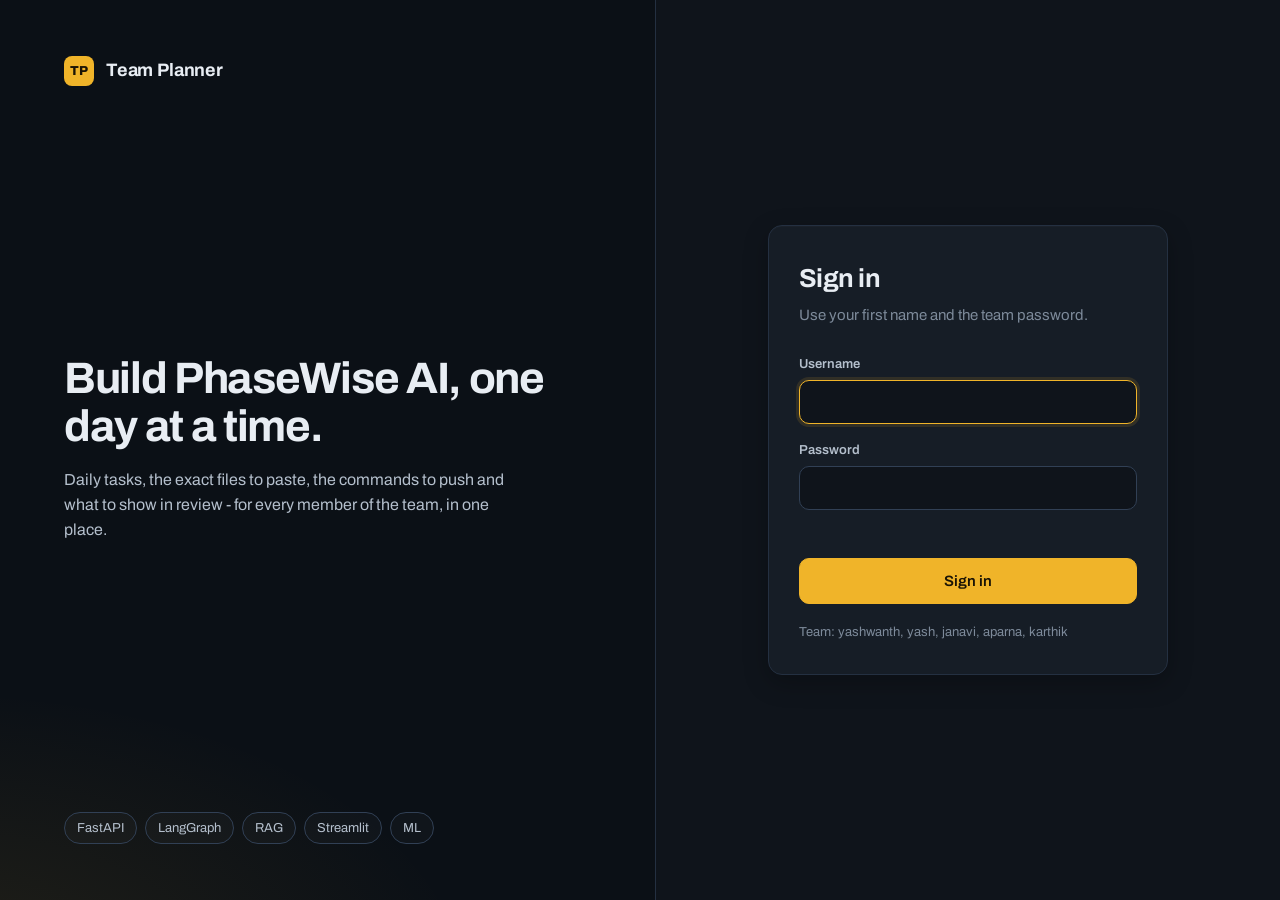
<file: team-planner/index.html>
<!doctype html>
<html lang="en">
  <head>
    <meta charset="utf-8" />
    <meta name="viewport" content="width=device-width, initial-scale=1" />
    <title>Team Planner · PhaseWise AI</title>
    <meta
      name="description"
      content="Daily plan, code and progress for the PhaseWise AI team."
    />
    <link rel="preconnect" href="https://fonts.googleapis.com" />
    <link rel="preconnect" href="https://fonts.gstatic.com" crossorigin />
    <link
      href="https://fonts.googleapis.com/css2?family=Archivo:wght@400;500;600;700;800&family=JetBrains+Mono:wght@400;500&display=swap"
      rel="stylesheet"
    />
    <link rel="stylesheet" href="assets/styles.css" />
    <link
      rel="icon"
      href="data:image/svg+xml,%3Csvg xmlns='http://www.w3.org/2000/svg' viewBox='0 0 32 32'%3E%3Crect width='32' height='32' rx='8' fill='%231A1915'/%3E%3Ctext x='16' y='21' font-family='Arial' font-weight='700' font-size='14' fill='%23F6F5F1' text-anchor='middle'%3ETP%3C/text%3E%3C/svg%3E"
    />
  </head>
  <body>
    <div id="app"></div>
    <div id="toast" class="toast"></div>
    <script src="assets/plan.js"></script>
    <script src="assets/app.js"></script>
  </body>
</html>
</file>
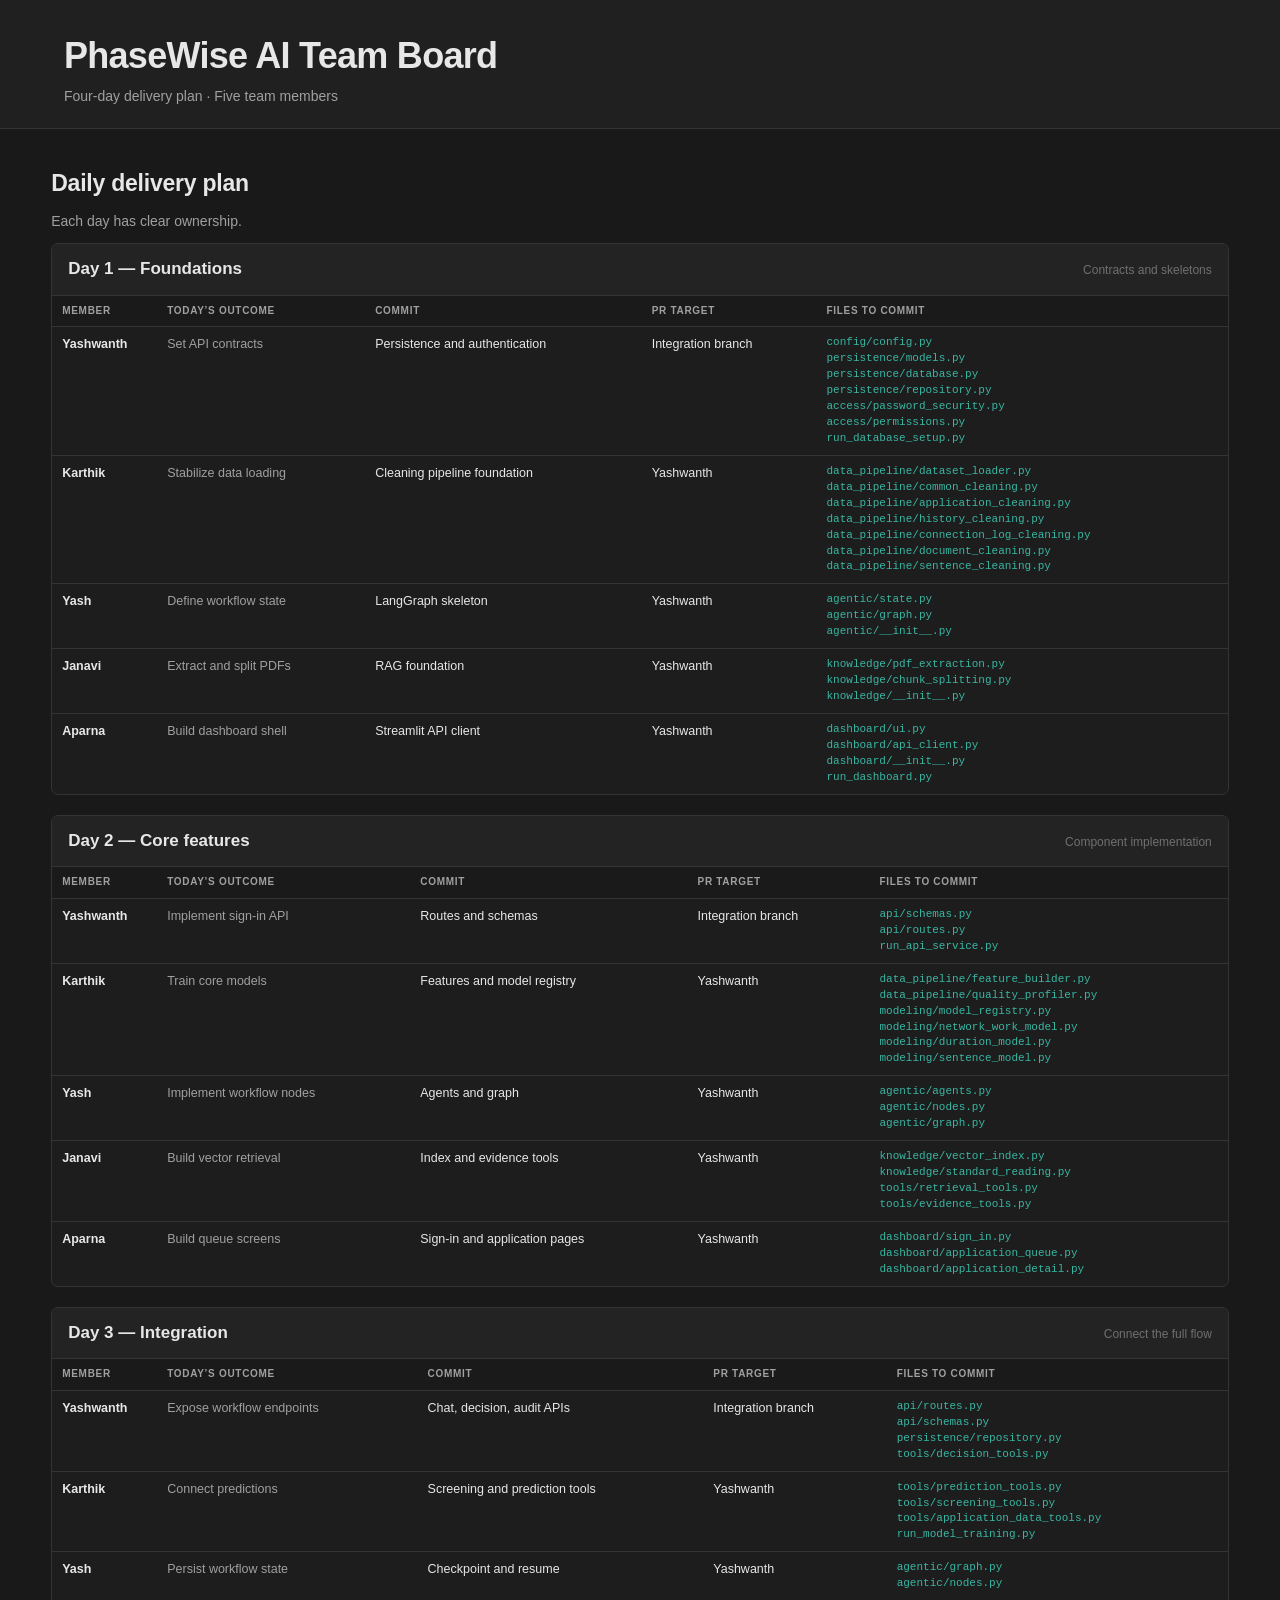
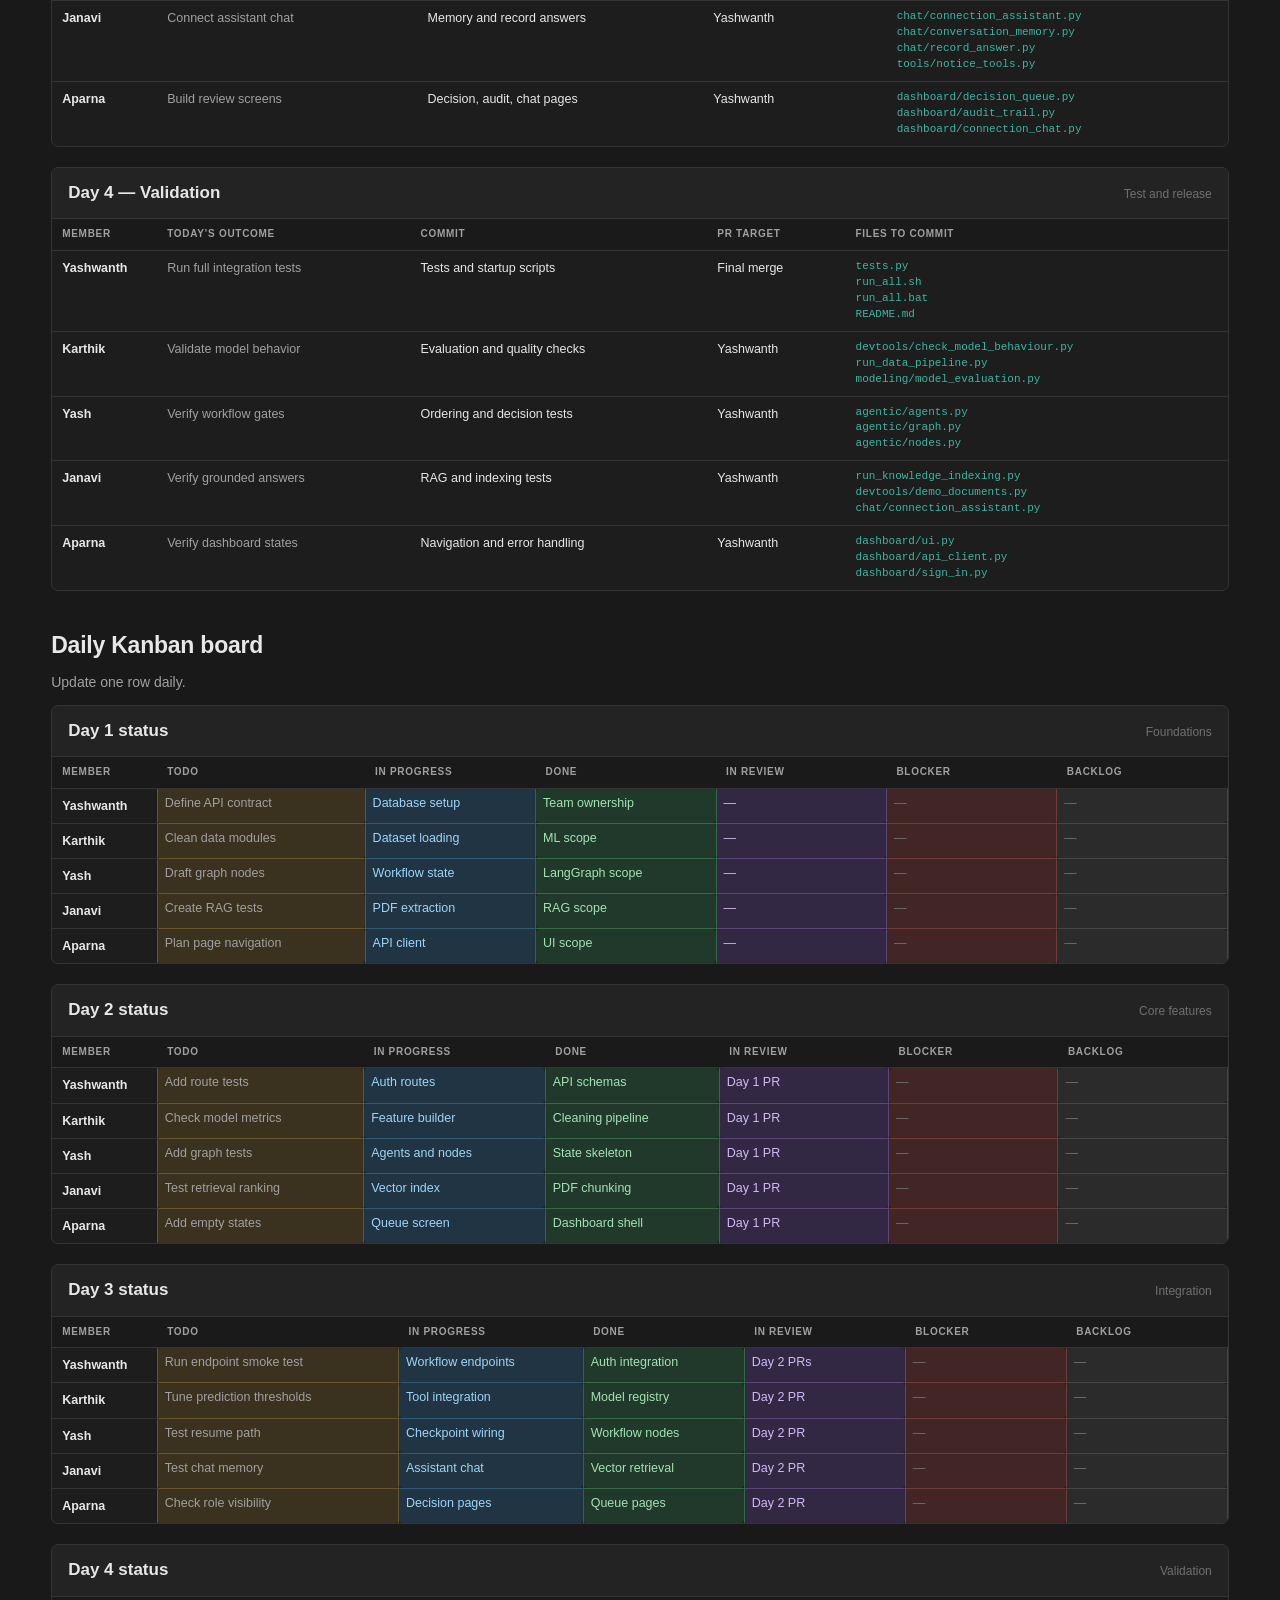
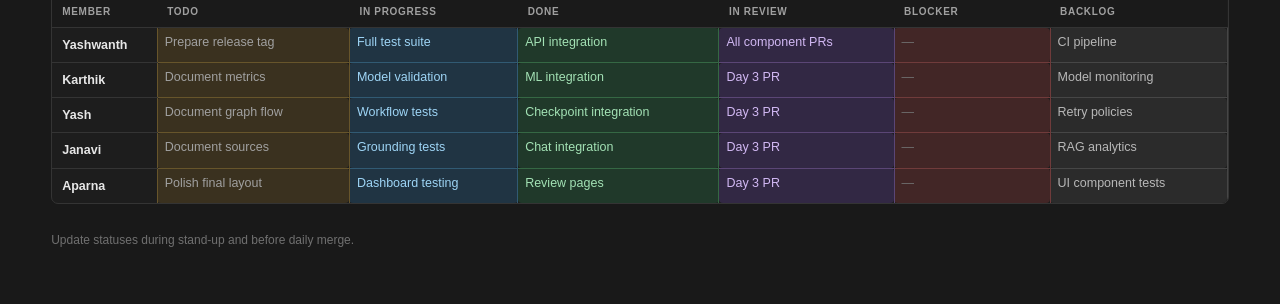
<file: plan.html>
<!doctype html>
<html lang="en">
<head>
  <meta charset="utf-8">
  <meta name="viewport" content="width=device-width, initial-scale=1">
  <title>PhaseWise AI | Four-Day Team Board</title>
  <style>
    :root {
      --bg: #191919;
      --side: #202020;
      --panel: #1d1d1d;
      --panel-soft: #232323;
      --hover: #2a2a2a;
      --line: #343434;
      --text: #e7e7e7;
      --muted: #a0a0a0;
      --faint: #707070;
      --teal: #39b7a3;
      --blue: #70b8ec;
      --yellow: #e5b95f;
      --green: #70ce91;
      --purple: #b89bea;
      --red: #ef8585;
    }

    * { box-sizing: border-box; }
    html { scroll-behavior: smooth; }
    body {
      margin: 0;
      color: var(--text);
      background: var(--bg);
      font: 14px/1.45 -apple-system, BlinkMacSystemFont, "Segoe UI", sans-serif;
      -webkit-font-smoothing: antialiased;
    }

    header {
      padding: 30px 5vw 22px;
      background: var(--side);
      border-bottom: 1px solid var(--line);
    }
    header h1 { margin: 0 0 4px; font-size: clamp(25px, 3.5vw, 36px); letter-spacing: -.02em; }
    header p { margin: 0; color: var(--muted); }

    main { width: min(1180px, 92vw); margin: 28px auto 55px; }
    h2 { margin: 38px 0 10px; font-size: 23px; letter-spacing: -.01em; }
    h3 { margin: 0; font-size: 17px; font-weight: 600; }
    .day-description { margin: 3px 0 12px; color: var(--muted); }

    .day-card {
      overflow: hidden;
      background: var(--panel);
      border: 1px solid var(--line);
      border-radius: 7px;
    }
    .day-title {
      display: flex;
      align-items: baseline;
      justify-content: space-between;
      gap: 14px;
      padding: 13px 16px;
      border-bottom: 1px solid var(--line);
      background: var(--panel-soft);
    }
    .day-title span { color: var(--faint); font-size: 12px; }

    .table-wrap { overflow-x: auto; }
    table {
      width: 100%;
      min-width: 820px;
      border-collapse: collapse;
      font-size: 12.5px;
    }
    th, td {
      padding: 8px 10px;
      text-align: left;
      vertical-align: top;
      border-bottom: 1px solid var(--line);
    }
    th {
      color: var(--muted);
      background: #1a1a1a;
      font-size: 10px;
      font-weight: 600;
      letter-spacing: .07em;
      text-transform: uppercase;
    }
    tr:last-child td { border-bottom: 0; }
    tbody tr:hover { background: var(--hover); }
    td:first-child { width: 105px; font-weight: 600; white-space: nowrap; }
    td:nth-child(2) { color: var(--muted); }
    td.files { color: var(--teal); font: 11px/1.45 ui-monospace, SFMono-Regular, Menlo, monospace; }
    td.files code { display: block; color: inherit; }

    .status {
      min-width: 108px;
      border: 1px solid transparent;
      border-radius: 4px;
      padding: 5px 7px;
    }
    .todo { color: #f5d98e; background: #3a311f; border-color: #67552b; }
    .progress { color: #9ed5f6; background: #203443; border-color: #315a73; }
    .done { color: #a3e2b5; background: #20392a; border-color: #356844; }
    .review { color: #d2b9f4; background: #322844; border-color: #5b4676; }
    .blocker { color: #ffaaaa; background: #422626; border-color: #703b3b; }
    .backlog { color: #b8b8b8; background: #2b2b2b; border-color: #464646; }
    .empty { color: var(--faint); }
    footer { margin-top: 28px; color: var(--faint); font-size: 12px; }

    @media (max-width: 700px) {
      main { width: 94vw; margin-top: 20px; }
      header { padding-left: 3vw; padding-right: 3vw; }
      .day-title { padding: 11px 12px; }
    }
  </style>
</head>
<body>
  <header>
    <h1>PhaseWise AI Team Board</h1>
    <p>Four-day delivery plan · Five team members</p>
  </header>

  <main>
    <h2>Daily delivery plan</h2>
    <p class="day-description">Each day has clear ownership.</p>

    <section class="day-card">
      <div class="day-title"><h3>Day 1 — Foundations</h3><span>Contracts and skeletons</span></div>
      <div class="table-wrap">
        <table>
          <thead><tr><th>Member</th><th>Today’s outcome</th><th>Commit</th><th>PR target</th><th>Files to commit</th></tr></thead>
          <tbody>
            <tr><td>Yashwanth</td><td>Set API contracts</td><td>Persistence and authentication</td><td>Integration branch</td><td class="files"><code>config/config.py</code><code>persistence/models.py</code><code>persistence/database.py</code><code>persistence/repository.py</code><code>access/password_security.py</code><code>access/permissions.py</code><code>run_database_setup.py</code></td></tr>
            <tr><td>Karthik</td><td>Stabilize data loading</td><td>Cleaning pipeline foundation</td><td>Yashwanth</td><td class="files"><code>data_pipeline/dataset_loader.py</code><code>data_pipeline/common_cleaning.py</code><code>data_pipeline/application_cleaning.py</code><code>data_pipeline/history_cleaning.py</code><code>data_pipeline/connection_log_cleaning.py</code><code>data_pipeline/document_cleaning.py</code><code>data_pipeline/sentence_cleaning.py</code></td></tr>
            <tr><td>Yash</td><td>Define workflow state</td><td>LangGraph skeleton</td><td>Yashwanth</td><td class="files"><code>agentic/state.py</code><code>agentic/graph.py</code><code>agentic/__init__.py</code></td></tr>
            <tr><td>Janavi</td><td>Extract and split PDFs</td><td>RAG foundation</td><td>Yashwanth</td><td class="files"><code>knowledge/pdf_extraction.py</code><code>knowledge/chunk_splitting.py</code><code>knowledge/__init__.py</code></td></tr>
            <tr><td>Aparna</td><td>Build dashboard shell</td><td>Streamlit API client</td><td>Yashwanth</td><td class="files"><code>dashboard/ui.py</code><code>dashboard/api_client.py</code><code>dashboard/__init__.py</code><code>run_dashboard.py</code></td></tr>
          </tbody>
        </table>
      </div>
    </section>

    <section class="day-card" style="margin-top:20px">
      <div class="day-title"><h3>Day 2 — Core features</h3><span>Component implementation</span></div>
      <div class="table-wrap">
        <table>
          <thead><tr><th>Member</th><th>Today’s outcome</th><th>Commit</th><th>PR target</th><th>Files to commit</th></tr></thead>
          <tbody>
            <tr><td>Yashwanth</td><td>Implement sign-in API</td><td>Routes and schemas</td><td>Integration branch</td><td class="files"><code>api/schemas.py</code><code>api/routes.py</code><code>run_api_service.py</code></td></tr>
            <tr><td>Karthik</td><td>Train core models</td><td>Features and model registry</td><td>Yashwanth</td><td class="files"><code>data_pipeline/feature_builder.py</code><code>data_pipeline/quality_profiler.py</code><code>modeling/model_registry.py</code><code>modeling/network_work_model.py</code><code>modeling/duration_model.py</code><code>modeling/sentence_model.py</code></td></tr>
            <tr><td>Yash</td><td>Implement workflow nodes</td><td>Agents and graph</td><td>Yashwanth</td><td class="files"><code>agentic/agents.py</code><code>agentic/nodes.py</code><code>agentic/graph.py</code></td></tr>
            <tr><td>Janavi</td><td>Build vector retrieval</td><td>Index and evidence tools</td><td>Yashwanth</td><td class="files"><code>knowledge/vector_index.py</code><code>knowledge/standard_reading.py</code><code>tools/retrieval_tools.py</code><code>tools/evidence_tools.py</code></td></tr>
            <tr><td>Aparna</td><td>Build queue screens</td><td>Sign-in and application pages</td><td>Yashwanth</td><td class="files"><code>dashboard/sign_in.py</code><code>dashboard/application_queue.py</code><code>dashboard/application_detail.py</code></td></tr>
          </tbody>
        </table>
      </div>
    </section>

    <section class="day-card" style="margin-top:20px">
      <div class="day-title"><h3>Day 3 — Integration</h3><span>Connect the full flow</span></div>
      <div class="table-wrap">
        <table>
          <thead><tr><th>Member</th><th>Today’s outcome</th><th>Commit</th><th>PR target</th><th>Files to commit</th></tr></thead>
          <tbody>
            <tr><td>Yashwanth</td><td>Expose workflow endpoints</td><td>Chat, decision, audit APIs</td><td>Integration branch</td><td class="files"><code>api/routes.py</code><code>api/schemas.py</code><code>persistence/repository.py</code><code>tools/decision_tools.py</code></td></tr>
            <tr><td>Karthik</td><td>Connect predictions</td><td>Screening and prediction tools</td><td>Yashwanth</td><td class="files"><code>tools/prediction_tools.py</code><code>tools/screening_tools.py</code><code>tools/application_data_tools.py</code><code>run_model_training.py</code></td></tr>
            <tr><td>Yash</td><td>Persist workflow state</td><td>Checkpoint and resume</td><td>Yashwanth</td><td class="files"><code>agentic/graph.py</code><code>agentic/nodes.py</code></td></tr>
            <tr><td>Janavi</td><td>Connect assistant chat</td><td>Memory and record answers</td><td>Yashwanth</td><td class="files"><code>chat/connection_assistant.py</code><code>chat/conversation_memory.py</code><code>chat/record_answer.py</code><code>tools/notice_tools.py</code></td></tr>
            <tr><td>Aparna</td><td>Build review screens</td><td>Decision, audit, chat pages</td><td>Yashwanth</td><td class="files"><code>dashboard/decision_queue.py</code><code>dashboard/audit_trail.py</code><code>dashboard/connection_chat.py</code></td></tr>
          </tbody>
        </table>
      </div>
    </section>

    <section class="day-card" style="margin-top:20px">
      <div class="day-title"><h3>Day 4 — Validation</h3><span>Test and release</span></div>
      <div class="table-wrap">
        <table>
          <thead><tr><th>Member</th><th>Today’s outcome</th><th>Commit</th><th>PR target</th><th>Files to commit</th></tr></thead>
          <tbody>
            <tr><td>Yashwanth</td><td>Run full integration tests</td><td>Tests and startup scripts</td><td>Final merge</td><td class="files"><code>tests.py</code><code>run_all.sh</code><code>run_all.bat</code><code>README.md</code></td></tr>
            <tr><td>Karthik</td><td>Validate model behavior</td><td>Evaluation and quality checks</td><td>Yashwanth</td><td class="files"><code>devtools/check_model_behaviour.py</code><code>run_data_pipeline.py</code><code>modeling/model_evaluation.py</code></td></tr>
            <tr><td>Yash</td><td>Verify workflow gates</td><td>Ordering and decision tests</td><td>Yashwanth</td><td class="files"><code>agentic/agents.py</code><code>agentic/graph.py</code><code>agentic/nodes.py</code></td></tr>
            <tr><td>Janavi</td><td>Verify grounded answers</td><td>RAG and indexing tests</td><td>Yashwanth</td><td class="files"><code>run_knowledge_indexing.py</code><code>devtools/demo_documents.py</code><code>chat/connection_assistant.py</code></td></tr>
            <tr><td>Aparna</td><td>Verify dashboard states</td><td>Navigation and error handling</td><td>Yashwanth</td><td class="files"><code>dashboard/ui.py</code><code>dashboard/api_client.py</code><code>dashboard/sign_in.py</code></td></tr>
          </tbody>
        </table>
      </div>
    </section>

    <h2>Daily Kanban board</h2>
    <p class="day-description">Update one row daily.</p>

    <section class="day-card">
      <div class="day-title"><h3>Day 1 status</h3><span>Foundations</span></div>
      <div class="table-wrap"><table>
        <thead><tr><th>Member</th><th>Todo</th><th>In progress</th><th>Done</th><th>In review</th><th>Blocker</th><th>Backlog</th></tr></thead>
        <tbody>
          <tr><td>Yashwanth</td><td class="status todo">Define API contract</td><td class="status progress">Database setup</td><td class="status done">Team ownership</td><td class="status review">—</td><td class="status blocker empty">—</td><td class="status backlog empty">—</td></tr>
          <tr><td>Karthik</td><td class="status todo">Clean data modules</td><td class="status progress">Dataset loading</td><td class="status done">ML scope</td><td class="status review">—</td><td class="status blocker empty">—</td><td class="status backlog empty">—</td></tr>
          <tr><td>Yash</td><td class="status todo">Draft graph nodes</td><td class="status progress">Workflow state</td><td class="status done">LangGraph scope</td><td class="status review">—</td><td class="status blocker empty">—</td><td class="status backlog empty">—</td></tr>
          <tr><td>Janavi</td><td class="status todo">Create RAG tests</td><td class="status progress">PDF extraction</td><td class="status done">RAG scope</td><td class="status review">—</td><td class="status blocker empty">—</td><td class="status backlog empty">—</td></tr>
          <tr><td>Aparna</td><td class="status todo">Plan page navigation</td><td class="status progress">API client</td><td class="status done">UI scope</td><td class="status review">—</td><td class="status blocker empty">—</td><td class="status backlog empty">—</td></tr>
        </tbody>
      </table></div>
    </section>

    <section class="day-card" style="margin-top:20px">
      <div class="day-title"><h3>Day 2 status</h3><span>Core features</span></div>
      <div class="table-wrap"><table>
        <thead><tr><th>Member</th><th>Todo</th><th>In progress</th><th>Done</th><th>In review</th><th>Blocker</th><th>Backlog</th></tr></thead>
        <tbody>
          <tr><td>Yashwanth</td><td class="status todo">Add route tests</td><td class="status progress">Auth routes</td><td class="status done">API schemas</td><td class="status review">Day 1 PR</td><td class="status blocker empty">—</td><td class="status backlog empty">—</td></tr>
          <tr><td>Karthik</td><td class="status todo">Check model metrics</td><td class="status progress">Feature builder</td><td class="status done">Cleaning pipeline</td><td class="status review">Day 1 PR</td><td class="status blocker empty">—</td><td class="status backlog empty">—</td></tr>
          <tr><td>Yash</td><td class="status todo">Add graph tests</td><td class="status progress">Agents and nodes</td><td class="status done">State skeleton</td><td class="status review">Day 1 PR</td><td class="status blocker empty">—</td><td class="status backlog empty">—</td></tr>
          <tr><td>Janavi</td><td class="status todo">Test retrieval ranking</td><td class="status progress">Vector index</td><td class="status done">PDF chunking</td><td class="status review">Day 1 PR</td><td class="status blocker empty">—</td><td class="status backlog empty">—</td></tr>
          <tr><td>Aparna</td><td class="status todo">Add empty states</td><td class="status progress">Queue screen</td><td class="status done">Dashboard shell</td><td class="status review">Day 1 PR</td><td class="status blocker empty">—</td><td class="status backlog empty">—</td></tr>
        </tbody>
      </table></div>
    </section>

    <section class="day-card" style="margin-top:20px">
      <div class="day-title"><h3>Day 3 status</h3><span>Integration</span></div>
      <div class="table-wrap"><table>
        <thead><tr><th>Member</th><th>Todo</th><th>In progress</th><th>Done</th><th>In review</th><th>Blocker</th><th>Backlog</th></tr></thead>
        <tbody>
          <tr><td>Yashwanth</td><td class="status todo">Run endpoint smoke test</td><td class="status progress">Workflow endpoints</td><td class="status done">Auth integration</td><td class="status review">Day 2 PRs</td><td class="status blocker empty">—</td><td class="status backlog empty">—</td></tr>
          <tr><td>Karthik</td><td class="status todo">Tune prediction thresholds</td><td class="status progress">Tool integration</td><td class="status done">Model registry</td><td class="status review">Day 2 PR</td><td class="status blocker empty">—</td><td class="status backlog empty">—</td></tr>
          <tr><td>Yash</td><td class="status todo">Test resume path</td><td class="status progress">Checkpoint wiring</td><td class="status done">Workflow nodes</td><td class="status review">Day 2 PR</td><td class="status blocker empty">—</td><td class="status backlog empty">—</td></tr>
          <tr><td>Janavi</td><td class="status todo">Test chat memory</td><td class="status progress">Assistant chat</td><td class="status done">Vector retrieval</td><td class="status review">Day 2 PR</td><td class="status blocker empty">—</td><td class="status backlog empty">—</td></tr>
          <tr><td>Aparna</td><td class="status todo">Check role visibility</td><td class="status progress">Decision pages</td><td class="status done">Queue pages</td><td class="status review">Day 2 PR</td><td class="status blocker empty">—</td><td class="status backlog empty">—</td></tr>
        </tbody>
      </table></div>
    </section>

    <section class="day-card" style="margin-top:20px">
      <div class="day-title"><h3>Day 4 status</h3><span>Validation</span></div>
      <div class="table-wrap"><table>
        <thead><tr><th>Member</th><th>Todo</th><th>In progress</th><th>Done</th><th>In review</th><th>Blocker</th><th>Backlog</th></tr></thead>
        <tbody>
          <tr><td>Yashwanth</td><td class="status todo">Prepare release tag</td><td class="status progress">Full test suite</td><td class="status done">API integration</td><td class="status review">All component PRs</td><td class="status blocker empty">—</td><td class="status backlog">CI pipeline</td></tr>
          <tr><td>Karthik</td><td class="status todo">Document metrics</td><td class="status progress">Model validation</td><td class="status done">ML integration</td><td class="status review">Day 3 PR</td><td class="status blocker empty">—</td><td class="status backlog">Model monitoring</td></tr>
          <tr><td>Yash</td><td class="status todo">Document graph flow</td><td class="status progress">Workflow tests</td><td class="status done">Checkpoint integration</td><td class="status review">Day 3 PR</td><td class="status blocker empty">—</td><td class="status backlog">Retry policies</td></tr>
          <tr><td>Janavi</td><td class="status todo">Document sources</td><td class="status progress">Grounding tests</td><td class="status done">Chat integration</td><td class="status review">Day 3 PR</td><td class="status blocker empty">—</td><td class="status backlog">RAG analytics</td></tr>
          <tr><td>Aparna</td><td class="status todo">Polish final layout</td><td class="status progress">Dashboard testing</td><td class="status done">Review pages</td><td class="status review">Day 3 PR</td><td class="status blocker empty">—</td><td class="status backlog">UI component tests</td></tr>
        </tbody>
      </table></div>
    </section>

    <footer>Update statuses during stand-up and before daily merge.</footer>
  </main>
</body>
</html>
</file>
<file: team-planner/assets/styles.css>
:root {
  --bg: #0F141B;
  --surface: #161D26;
  --surface-2: #1B2430;
  --surface-3: #212B38;
  --line: #243041;
  --line-strong: #314055;
  --ink: #E8EDF3;
  --ink-2: #B4BFCC;
  --ink-3: #7D8A9A;
  --accent: #F0B429;
  --accent-ink: #1A1405;
  --accent-soft: rgba(240, 180, 41, 0.12);
  --ok: #3FB97A;
  --ok-bg: rgba(63, 185, 122, 0.10);
  --ok-line: rgba(63, 185, 122, 0.35);
  --warn: #F0C46A;
  --warn-bg: rgba(240, 180, 41, 0.08);
  --warn-line: rgba(240, 180, 41, 0.28);
  --danger: #F07167;
  --code-bg: #0B1016;
  --code-bar: #121922;
  --code-ink: #D6DEE8;
  --radius: 14px;
  --radius-sm: 10px;
  --shadow: 0 1px 0 rgba(255, 255, 255, 0.02) inset, 0 8px 24px rgba(0, 0, 0, 0.25);
  --font: "Archivo", "Archivo Fallback", ui-sans-serif, system-ui, -apple-system, "Segoe UI", sans-serif;
  --mono: "JetBrains Mono", ui-monospace, SFMono-Regular, Menlo, Consolas, monospace;
  color-scheme: dark;
}

* { box-sizing: border-box; }
html, body { margin: 0; padding: 0; }
body {
  font-family: var(--font);
  background: var(--bg);
  color: var(--ink);
  font-size: 15px;
  line-height: 1.55;
  -webkit-font-smoothing: antialiased;
  -moz-osx-font-smoothing: grayscale;
}
::selection { background: rgba(240, 180, 41, 0.3); color: #fff; }
button, input { font-family: inherit; font-size: inherit; }
a { color: inherit; }
.hidden { display: none !important; }

/* scrollbars */
* { scrollbar-width: thin; scrollbar-color: var(--line-strong) transparent; }
*::-webkit-scrollbar { width: 10px; height: 10px; }
*::-webkit-scrollbar-thumb { background: var(--line-strong); border-radius: 999px; border: 2px solid transparent; background-clip: padding-box; }
*::-webkit-scrollbar-track { background: transparent; }

/* ------------------------------------------------------------------ sign in */
.signin {
  min-height: 100vh;
  display: grid;
  grid-template-columns: 1.05fr 1fr;
}
.signin-brand {
  background:
    radial-gradient(900px 500px at -10% 110%, rgba(240, 180, 41, 0.10), transparent 60%),
    #0B1016;
  border-right: 1px solid var(--line);
  color: var(--ink);
  padding: 56px 64px;
  display: flex;
  flex-direction: column;
  justify-content: space-between;
}
.brand-mark { display: flex; align-items: center; gap: 12px; font-weight: 700; font-size: 18px; letter-spacing: -0.01em; }
.brand-square {
  width: 30px; height: 30px; border-radius: 8px; background: var(--accent); color: var(--accent-ink);
  display: grid; place-items: center; font-weight: 800; font-size: 13px;
}
.signin-brand h1 { font-size: 44px; line-height: 1.08; letter-spacing: -0.03em; margin: 0 0 18px; font-weight: 700; max-width: 520px; }
.signin-brand p { color: var(--ink-2); max-width: 460px; margin: 0; font-size: 16px; }
.signin-roles { display: flex; flex-wrap: wrap; gap: 8px; }
.signin-roles span {
  border: 1px solid var(--line-strong); border-radius: 999px; padding: 5px 12px; font-size: 13px; color: var(--ink-2);
  background: rgba(255, 255, 255, 0.02);
}
.signin-form-wrap { display: grid; place-items: center; padding: 40px; }
.signin-card {
  width: 100%; max-width: 400px; background: var(--surface); border: 1px solid var(--line);
  border-radius: var(--radius); padding: 32px 30px; box-shadow: var(--shadow);
}
.signin-card h2 { font-size: 26px; margin: 0 0 6px; letter-spacing: -0.02em; }
.signin-card .sub { color: var(--ink-3); margin: 0 0 26px; }
.field { display: block; margin-bottom: 16px; }
.field span { display: block; font-size: 13px; font-weight: 600; color: var(--ink-2); margin-bottom: 6px; }
.field input {
  width: 100%; height: 44px; border: 1px solid var(--line-strong); border-radius: var(--radius-sm); padding: 0 14px;
  background: var(--bg); color: var(--ink); outline: none; transition: border-color .15s, box-shadow .15s;
}
.field input:focus { border-color: var(--accent); box-shadow: 0 0 0 3px var(--accent-soft); }
.btn {
  height: 38px; padding: 0 14px; border-radius: var(--radius-sm); border: 1px solid var(--line-strong);
  background: var(--surface-2); color: var(--ink); font-weight: 600; cursor: pointer;
  transition: background .15s, border-color .15s, transform .05s;
  display: inline-flex; align-items: center; gap: 8px; white-space: nowrap;
}
.btn:hover { border-color: var(--ink-3); background: var(--surface-3); }
.btn:active { transform: translateY(1px); }
.btn:focus-visible, .toggle:focus-visible, .chip-btn:focus-visible, .day-tab:focus-visible, .check:focus-visible {
  outline: 2px solid var(--accent); outline-offset: 2px;
}
.btn-primary { background: var(--accent); border-color: var(--accent); color: var(--accent-ink); }
.btn-primary:hover { background: #F5C451; border-color: #F5C451; }
.btn-block { width: 100%; height: 46px; justify-content: center; }
.btn-small { height: 32px; padding: 0 12px; font-size: 13px; border-radius: 8px; }
.form-error { color: var(--danger); font-size: 14px; min-height: 20px; margin: 4px 0 12px; }
.signin-hint { color: var(--ink-3); font-size: 13px; margin: 18px 0 0; }

/* ------------------------------------------------------------------ app shell */
.nav {
  position: sticky; top: 0; z-index: 20; background: rgba(15, 20, 27, 0.82);
  backdrop-filter: saturate(140%) blur(12px); -webkit-backdrop-filter: saturate(140%) blur(12px);
  border-bottom: 1px solid var(--line);
}
.nav-inner { max-width: 1240px; margin: 0 auto; padding: 12px 28px; display: flex; align-items: center; justify-content: space-between; }
.nav-right { display: flex; align-items: center; gap: 14px; }
.user-chip { display: flex; align-items: center; gap: 10px; }
.avatar {
  width: 34px; height: 34px; border-radius: 50%; display: grid; place-items: center;
  color: #fff; font-weight: 700; font-size: 14px; flex: none;
  box-shadow: 0 0 0 2px var(--bg), 0 0 0 3px rgba(255, 255, 255, 0.08);
}
.avatar.lg { width: 44px; height: 44px; font-size: 17px; }
.user-chip .who { line-height: 1.2; }
.user-chip .who b { display: block; font-size: 14px; }
.user-chip .who small { color: var(--ink-3); font-size: 12px; }

main { max-width: 1240px; margin: 0 auto; padding: 32px 28px 80px; }
.section { margin-top: 52px; }
.section-head { display: flex; align-items: flex-end; justify-content: space-between; gap: 16px; margin-bottom: 18px; flex-wrap: wrap; }
.section-head h2 { font-size: 22px; margin: 0; letter-spacing: -0.02em; }
.section-head p { margin: 4px 0 0; color: var(--ink-3); }
.eyebrow { font-size: 11.5px; font-weight: 700; text-transform: uppercase; letter-spacing: .1em; color: var(--ink-3); }

.card { background: var(--surface); border: 1px solid var(--line); border-radius: var(--radius); box-shadow: var(--shadow); }

/* hero */
.hero { display: grid; grid-template-columns: minmax(0, 1.4fr) minmax(0, 1fr); gap: 18px; }
.hero-main { padding: 28px 30px; border-top: 2px solid var(--accent); }
.hero-main .eyebrow { color: var(--accent); }
.hero-main h1 { font-size: 30px; line-height: 1.15; margin: 10px 0 12px; letter-spacing: -0.025em; }
.hero-main p { color: var(--ink-2); margin: 0; max-width: 640px; }
.hero-stats { padding: 26px 28px; display: flex; flex-direction: column; justify-content: space-between; gap: 18px; }
.big-number { font-size: 40px; font-weight: 700; letter-spacing: -0.03em; line-height: 1; font-variant-numeric: tabular-nums; }
.big-number small { font-size: 15px; color: var(--ink-3); font-weight: 500; letter-spacing: 0; }
.bar { height: 6px; background: var(--surface-3); border-radius: 999px; overflow: hidden; }
.bar > i { display: block; height: 100%; background: var(--ok); border-radius: 999px; transition: width .4s ease; }
.mini-stats { display: grid; grid-template-columns: repeat(3, 1fr); gap: 10px; }
.mini-stats div { background: var(--surface-2); border: 1px solid var(--line); border-radius: var(--radius-sm); padding: 10px 12px; }
.mini-stats b { display: block; font-size: 18px; font-variant-numeric: tabular-nums; }
.mini-stats span { font-size: 12px; color: var(--ink-3); }

/* team */
.team-grid { display: grid; grid-template-columns: repeat(5, minmax(0, 1fr)); gap: 14px; }
.member { padding: 18px; display: flex; flex-direction: column; gap: 12px; transition: border-color .15s, transform .15s; }
.member:hover { border-color: var(--line-strong); }
.member.me { border-color: var(--accent); box-shadow: 0 0 0 1px var(--accent-soft), var(--shadow); }
.member-top { display: flex; align-items: center; gap: 12px; }
.member-top b { display: block; font-size: 16px; margin-bottom: 4px; }
.tags { display: flex; gap: 6px; flex-wrap: wrap; }
.tag { display: inline-flex; align-items: center; height: 22px; padding: 0 9px; border-radius: 999px; font-size: 11.5px; font-weight: 700; background: var(--surface-3); color: var(--ink-2); letter-spacing: .02em; }
.tag.lead { background: var(--accent); color: var(--accent-ink); }
.tag.area { border: 1px solid currentColor; background: transparent; filter: brightness(1.7) saturate(1.1); }
.member p { margin: 0; color: var(--ink-2); font-size: 13.5px; min-height: 40px; }
.member-foot { display: flex; justify-content: space-between; font-size: 12.5px; color: var(--ink-3); font-variant-numeric: tabular-nums; }

/* planner */
.toolbar { display: flex; gap: 10px; align-items: center; flex-wrap: wrap; }
.segmented { display: inline-flex; background: var(--surface); border: 1px solid var(--line); border-radius: var(--radius-sm); padding: 3px; }
.segmented button { border: 0; background: transparent; height: 32px; padding: 0 14px; border-radius: 7px; font-weight: 600; color: var(--ink-3); cursor: pointer; transition: color .15s, background .15s; }
.segmented button:hover { color: var(--ink); }
.segmented button.on { background: var(--surface-3); color: var(--ink); }

.days { display: grid; grid-template-columns: repeat(5, minmax(0, 1fr)); gap: 10px; margin-bottom: 18px; }
.day-tab {
  min-width: 0; text-align: left; border: 1px solid var(--line); background: var(--surface); color: var(--ink);
  border-radius: 12px; padding: 12px 14px; cursor: pointer; transition: border-color .15s, background .15s;
}
.day-tab:hover { border-color: var(--line-strong); background: var(--surface-2); }
.day-tab.on { border-color: var(--accent); background: var(--surface-2); box-shadow: inset 0 2px 0 var(--accent); }
.day-tab .day-n { font-weight: 700; font-size: 14px; }
.day-tab.on .day-n { color: var(--accent); }
.day-tab .day-sub { font-size: 12.5px; color: var(--ink-3); display: block; margin-top: 2px; white-space: nowrap; overflow: hidden; text-overflow: ellipsis; }
.day-tab .bar { margin-top: 10px; height: 4px; }
.day-count { font-size: 12px; color: var(--ink-3); margin-top: 6px; display: block; font-variant-numeric: tabular-nums; }

.brief { padding: 24px 28px; margin-bottom: 18px; display: grid; grid-template-columns: minmax(0, 1.3fr) minmax(0, 1fr); gap: 32px; }
.brief h3 { font-size: 20px; margin: 6px 0 8px; letter-spacing: -0.02em; }
.brief p { margin: 0; color: var(--ink-2); }
.brief .order { margin-top: 14px; background: var(--warn-bg); color: var(--warn); border: 1px solid var(--warn-line); border-radius: var(--radius-sm); padding: 10px 12px; font-size: 13.5px; }
.flow { display: flex; flex-direction: column; gap: 10px; }
.flow-step { display: flex; gap: 10px; align-items: flex-start; font-size: 13.5px; color: var(--ink-2); }
.flow-step i { font-style: normal; width: 22px; height: 22px; border-radius: 50%; background: var(--accent-soft); color: var(--accent); display: grid; place-items: center; font-size: 11.5px; font-weight: 700; flex: none; }

.tasks { display: grid; gap: 14px; }
.task { overflow: hidden; }
.task.me { border-color: var(--accent); }
.task-head { display: flex; align-items: center; justify-content: space-between; gap: 16px; padding: 16px 20px; border-bottom: 1px solid var(--line); background: var(--surface-2); }
.task-head .left { display: flex; align-items: center; gap: 12px; min-width: 0; }
.task-head .left b { font-size: 16px; }
.task-head .left small { color: var(--ink-3); display: block; font-size: 13px; }
.task-head .right { display: flex; align-items: center; gap: 12px; flex: none; }
.score { font-weight: 700; font-size: 14px; font-variant-numeric: tabular-nums; }
.score small { color: var(--ink-3); font-weight: 500; }
.task-head .bar { width: 120px; height: 5px; }
.task-body { padding: 8px 20px 20px; }
.task-summary { color: var(--ink-2); margin: 10px 0 6px; font-size: 14px; }
.empty-note { color: var(--ink-3); font-size: 14px; padding: 12px 0 4px; }

.file { border: 1px solid var(--line); border-radius: 12px; margin-top: 10px; background: var(--bg); transition: border-color .15s; }
.file:hover { border-color: var(--line-strong); }
.file.done { background: var(--ok-bg); border-color: var(--ok-line); }
.file-row { display: flex; align-items: center; gap: 12px; padding: 10px 12px; }
.check {
  width: 22px; height: 22px; border-radius: 6px; border: 1.5px solid var(--line-strong); background: var(--surface);
  display: grid; place-items: center; cursor: pointer; flex: none; transition: all .15s; padding: 0;
}
.check:hover:not(:disabled) { border-color: var(--ok); }
.check svg { width: 13px; height: 13px; opacity: 0; }
.check.on { background: var(--ok); border-color: var(--ok); }
.check.on svg { opacity: 1; }
.check:disabled { cursor: not-allowed; opacity: .45; }
.file-path { font-family: var(--mono); font-size: 13px; font-weight: 500; flex: 1; min-width: 0; overflow: hidden; text-overflow: ellipsis; white-space: nowrap; color: var(--ink); }
.file.done .file-path { color: var(--ok); }
.pt { font-size: 12px; color: var(--ink-3); flex: none; }
.toggle {
  border: 1px solid var(--line-strong); background: var(--surface-2); height: 30px; border-radius: 8px; padding: 0 10px;
  font-size: 12.5px; font-weight: 600; cursor: pointer; display: inline-flex; align-items: center; gap: 6px; color: var(--ink-2);
  transition: color .15s, border-color .15s;
}
.toggle:hover { color: var(--ink); border-color: var(--ink-3); }
.toggle svg { width: 12px; height: 12px; transition: transform .2s; }
.file.open .toggle svg { transform: rotate(180deg); }
.file-detail { border-top: 1px solid var(--line); padding: 14px 14px 16px; display: none; }
.file.open .file-detail { display: block; }
.file-detail .explain { margin: 0 0 12px; color: var(--ink-2); font-size: 14px; }

.code-wrap { border-radius: var(--radius-sm); overflow: hidden; background: var(--code-bg); border: 1px solid var(--line); min-width: 0; max-width: 100%; }
.code-bar { display: flex; justify-content: space-between; align-items: center; padding: 7px 8px 7px 14px; background: var(--code-bar); border-bottom: 1px solid var(--line); color: var(--ink-3); font-size: 12px; font-family: var(--mono); }
.code-bar .btn-copy { height: 26px; background: var(--surface-3); color: var(--ink); border: 1px solid var(--line-strong); border-radius: 6px; padding: 0 12px; font-weight: 600; font-size: 12px; cursor: pointer; font-family: var(--font); transition: background .15s; }
.code-bar .btn-copy:hover { background: var(--line-strong); }
.code-bar .btn-copy.copied { background: var(--ok); border-color: var(--ok); color: #06180E; }
pre.code { margin: 0; padding: 14px 16px; overflow: auto; max-height: 460px; font-family: var(--mono); font-size: 12.8px; line-height: 1.65; color: var(--code-ink); tab-size: 4; }
pre.code.short { max-height: none; }
.tk-k { color: #C792EA; }
.tk-s { color: #A5D6A7; }
.tk-c { color: #5F6B7A; font-style: italic; }
.tk-n { color: #F78C6C; }
.tk-d { color: #82AAFF; }

.blocks { display: grid; grid-template-columns: minmax(0, 1fr) minmax(0, 1fr); gap: 16px; margin-top: 18px; }
.block { min-width: 0; }
.block h4 { margin: 0 0 8px; font-size: 11.5px; text-transform: uppercase; letter-spacing: .1em; color: var(--ink-3); }
.block p { margin: 10px 0 0; font-size: 14px; color: var(--ink-2); }

/* ownership */
.own-table { width: 100%; border-collapse: collapse; }
.own-table th { text-align: left; font-size: 11.5px; text-transform: uppercase; letter-spacing: .1em; color: var(--ink-3); padding: 12px 16px; border-bottom: 1px solid var(--line); font-weight: 700; background: var(--surface-2); }
.own-table td { padding: 11px 16px; border-bottom: 1px solid var(--line); font-size: 14px; vertical-align: middle; color: var(--ink-2); }
.own-table tbody tr { transition: background .12s; }
.own-table tbody tr:hover { background: var(--surface-2); }
.own-table tr:last-child td { border-bottom: 0; }
.own-table td.mono { font-family: var(--mono); font-size: 12.8px; color: var(--ink); }
.own-filter { display: flex; gap: 8px; flex-wrap: wrap; }
.chip-btn { border: 1px solid var(--line-strong); background: var(--surface); height: 32px; padding: 0 12px; border-radius: 999px; font-weight: 600; font-size: 13px; cursor: pointer; color: var(--ink-2); transition: all .15s; }
.chip-btn:hover { color: var(--ink); border-color: var(--ink-3); }
.chip-btn.on { background: var(--accent); color: var(--accent-ink); border-color: var(--accent); }
.owner { display: inline-flex; align-items: center; gap: 8px; color: var(--ink); }
.dot { width: 8px; height: 8px; border-radius: 2px; display: inline-block; filter: brightness(1.4); }
.status-done { color: var(--ok); font-weight: 600; }
.status-todo { color: var(--ink-3); }

.faq { padding: 26px 28px; display: grid; grid-template-columns: minmax(0, 1fr) minmax(0, 1fr); gap: 32px; }
.faq > div { min-width: 0; }
.faq h3 { margin: 0 0 8px; font-size: 17px; }
.faq p, .faq li { color: var(--ink-2); font-size: 14px; }
.faq li { margin-bottom: 4px; }
.faq ol { padding-left: 18px; margin: 8px 0 0; }

.banner { background: var(--warn-bg); color: var(--warn); border: 1px solid var(--warn-line); border-radius: 12px; padding: 10px 14px; font-size: 13.5px; margin-bottom: 18px; }
.toast { position: fixed; bottom: 22px; left: 50%; transform: translateX(-50%) translateY(20px); background: var(--surface-3); color: var(--ink); border: 1px solid var(--line-strong); padding: 10px 16px; border-radius: 10px; font-size: 14px; opacity: 0; transition: all .2s; pointer-events: none; z-index: 50; box-shadow: 0 10px 30px rgba(0, 0, 0, 0.4); }
.toast.show { opacity: 1; transform: translateX(-50%) translateY(0); }
footer { text-align: center; color: var(--ink-3); font-size: 13px; padding: 36px 0 0; }

@media (max-width: 1080px) {
  .team-grid { grid-template-columns: repeat(3, minmax(0, 1fr)); }
  .days { grid-template-columns: repeat(3, minmax(0, 1fr)); }
}
@media (max-width: 860px) {
  .signin { grid-template-columns: 1fr; }
  .signin-brand { padding: 36px 28px; gap: 28px; border-right: 0; border-bottom: 1px solid var(--line); }
  .signin-brand h1 { font-size: 32px; }
  .hero, .brief, .faq, .blocks { grid-template-columns: 1fr; }
  .team-grid { grid-template-columns: repeat(2, minmax(0, 1fr)); }
  .days { grid-template-columns: repeat(2, minmax(0, 1fr)); }
  .task-head { flex-wrap: wrap; }
  .user-chip .who { display: none; }
  main { padding: 24px 16px 60px; }
  .nav-inner { padding: 12px 16px; }
}
@media (max-width: 520px) {
  .team-grid { grid-template-columns: 1fr; }
  .signin-form-wrap { padding: 20px; }
  .own-table th:nth-child(3), .own-table td:nth-child(3) { display: none; }
}
</file>
